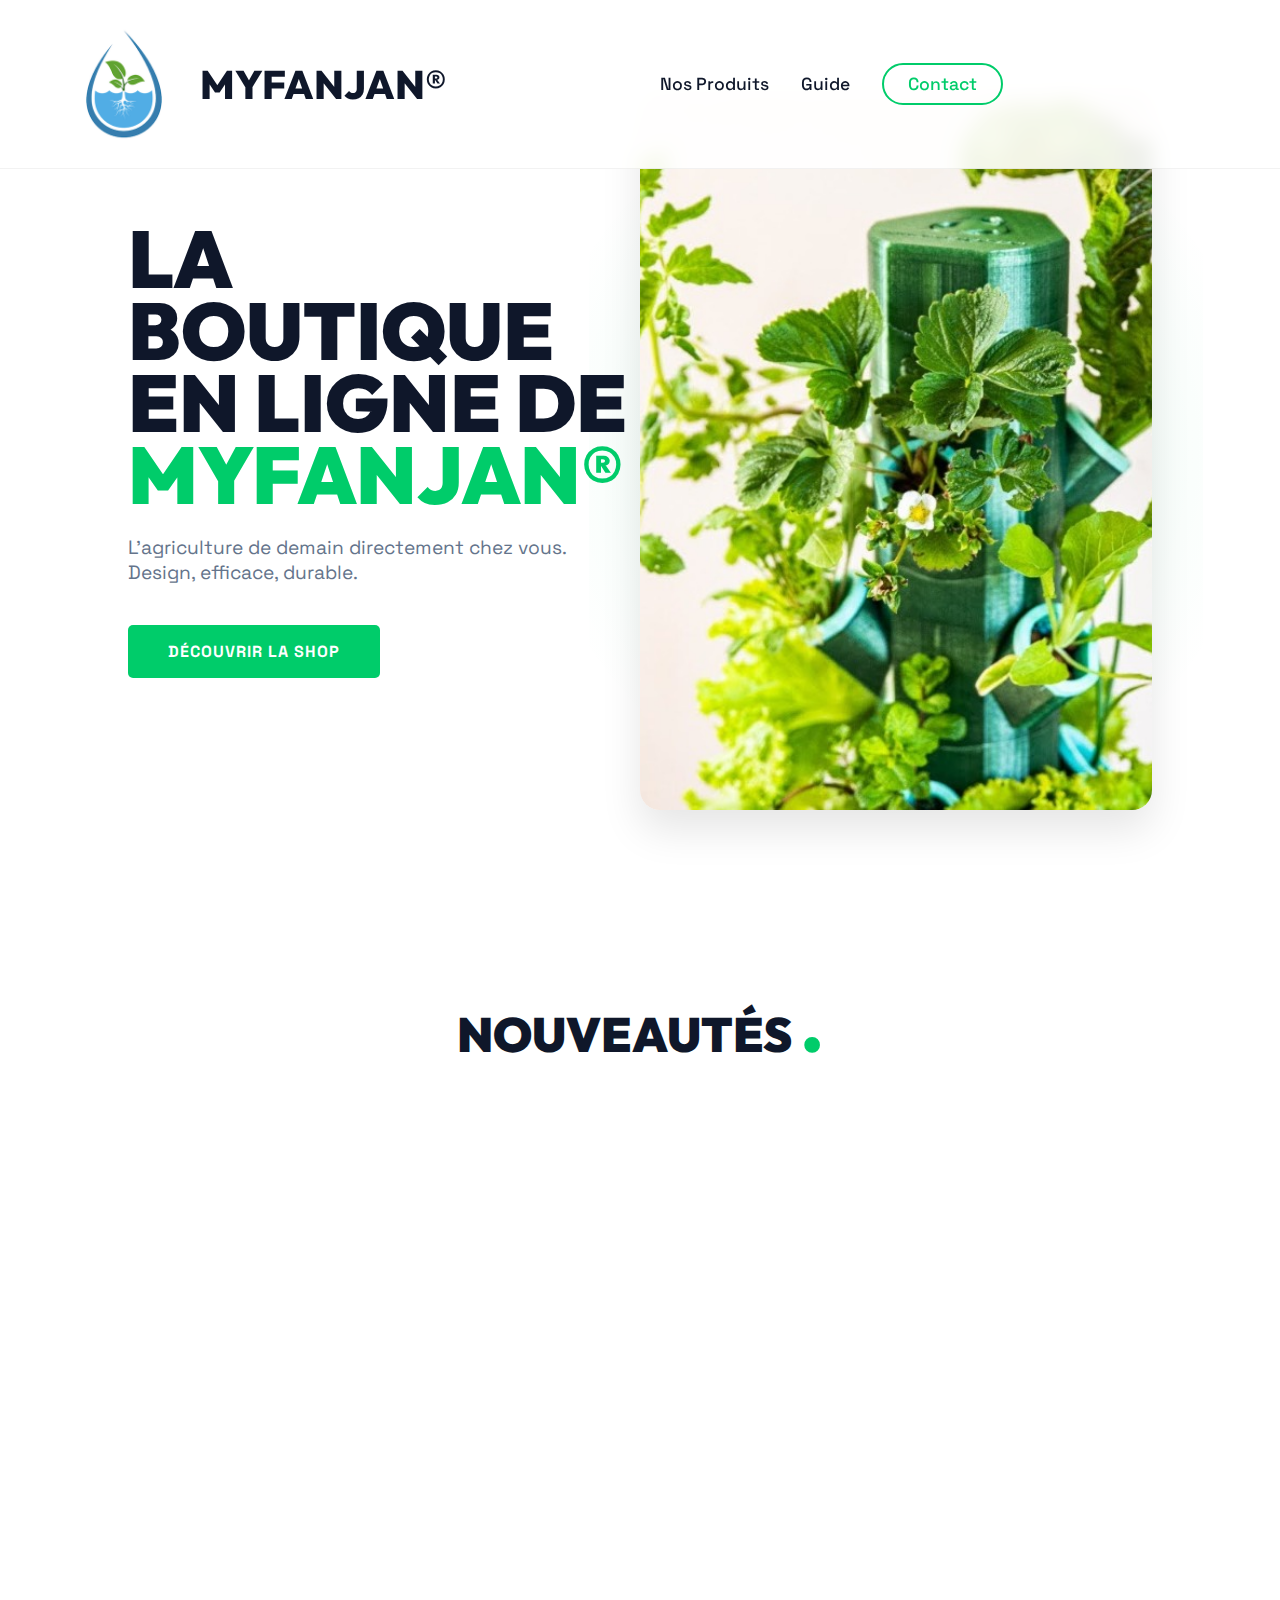
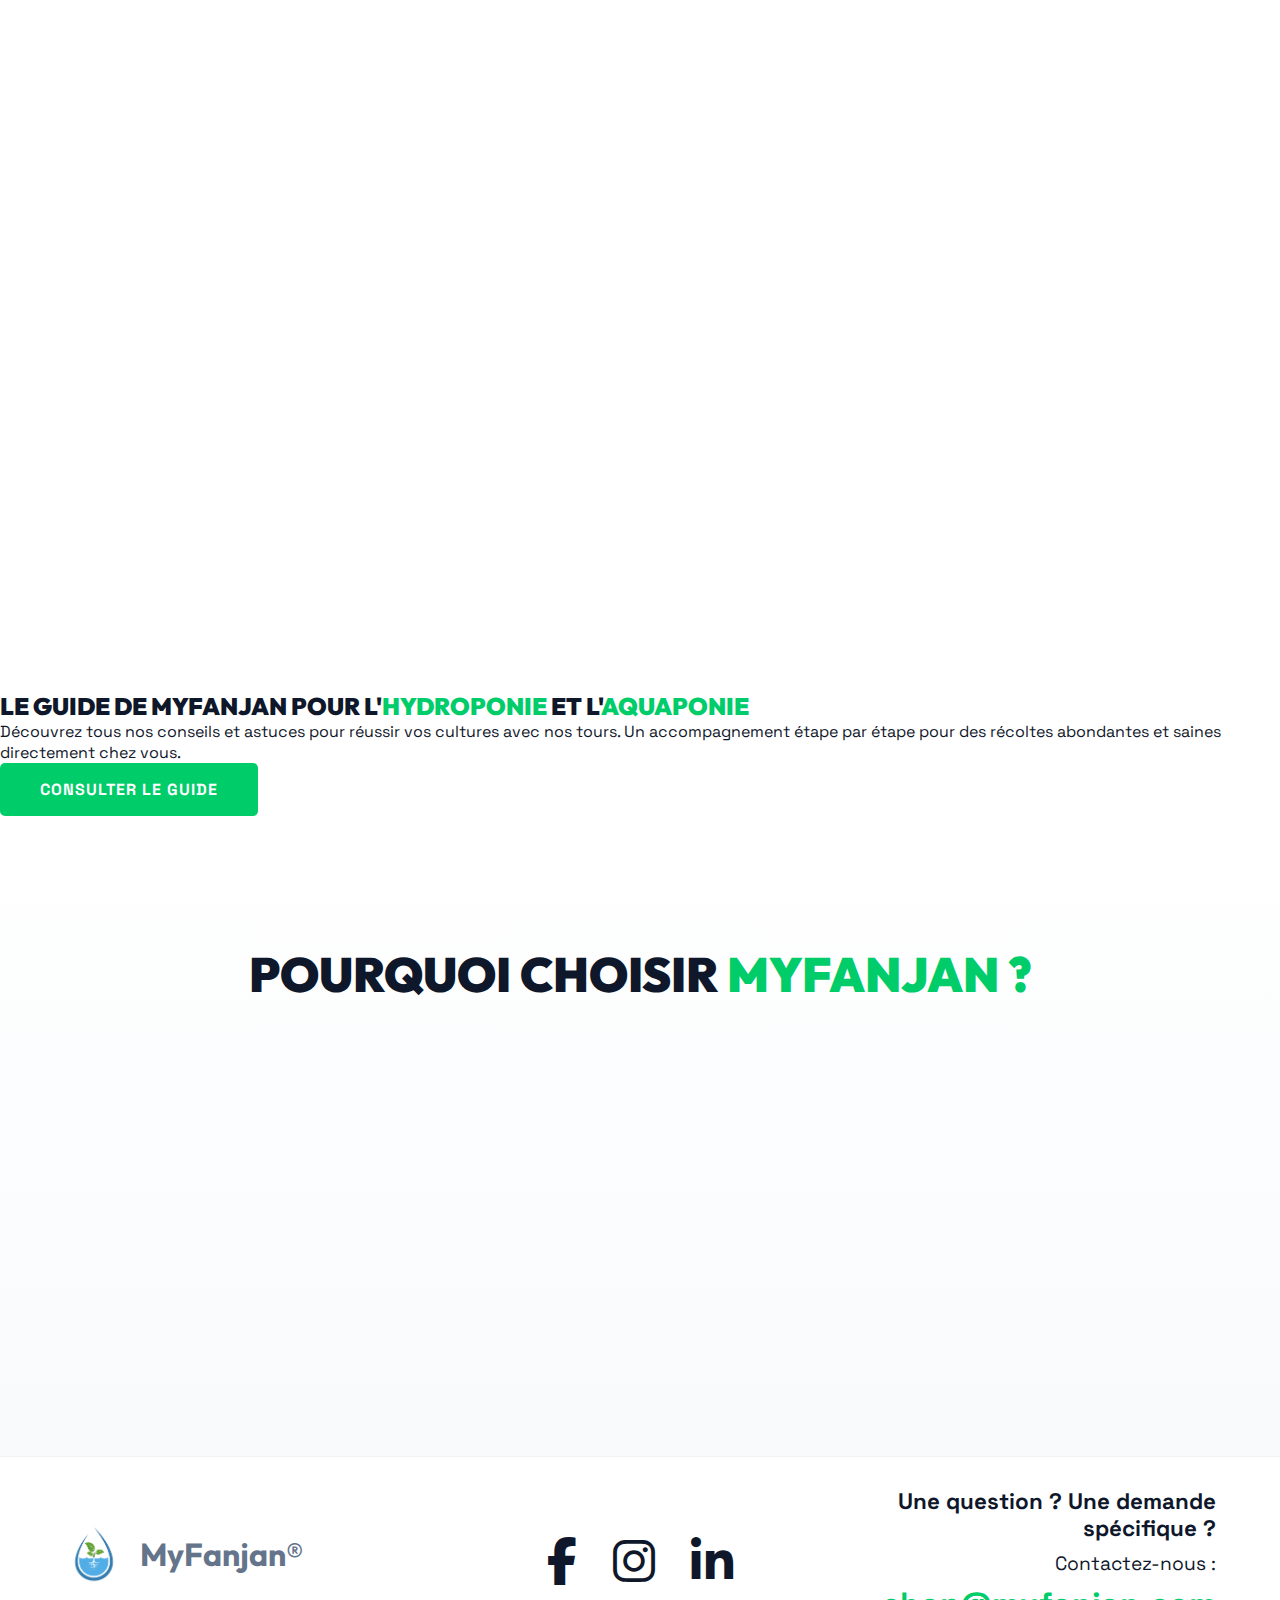
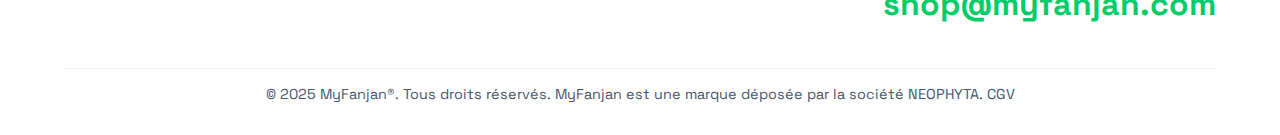
<file: index.html>
<!DOCTYPE html>
<html lang="fr">

<head>
    <meta charset="UTF-8">
    <meta name="viewport" content="width=device-width, initial-scale=1.0">
    <title>Shop MyFanjan - Cultivez votre futur</title>
    <meta name="description" content="Découvrez nos tours hydroponiques et solutions de potager vertical à La Réunion.">

    <!-- Google Fonts -->
    <link rel="preconnect" href="https://fonts.googleapis.com">
    <link rel="preconnect" href="https://fonts.gstatic.com" crossorigin>
    <link
        href="https://fonts.googleapis.com/css2?family=Outfit:wght@300;400;700;900&family=Space+Grotesk:wght@300;500;700&display=swap"
        rel="stylesheet">

    <!-- Styles -->
    <link rel="stylesheet" href="style.css">

    <!-- Font Awesome for Icons -->
    <link rel="stylesheet" href="https://cdnjs.cloudflare.com/ajax/libs/font-awesome/6.4.0/css/all.min.css">
</head>

<body>

    <!-- Navigation -->
    <nav class="navbar">
        <a href="index.html" class="logo">
            <img src="assets/logo.png" alt="MyFanjan Logo">
            <span class="nav-brand-name">MYFANJAN&reg;</span>
        </a>
        <ul class="nav-links">
            <li><a href="#products">Nos Produits</a></li>
            <li><a href="https://www.guide.myfanjan.com" target="_blank">Guide</a></li>
            <li><a href="#contact" class="btn-primary">Contact</a></li>
        </ul>
        <div class="hamburger">
            <span class="bar"></span>
            <span class="bar"></span>
            <span class="bar"></span>
        </div>
    </nav>

    <!-- Hero Section -->
    <header class="hero">
        <div class="hero-content">
            <h1>La boutique en ligne de <br><span class="highlight">MyFanjan&reg;</span></h1>
            <p>L'agriculture de demain directement chez vous. Design, efficace, durable.</p>
            <a href="#products" class="btn-cta">DÉCOUVRIR LA SHOP</a>
        </div>
        <div class="hero-image">
            <!-- Using a local asset as placeholder for Hero if available, or a gradient/abstract if not -->
            <img src="assets/hero-home.jpg" alt="Tour MyFanjan">
        </div>
    </header>

    <!-- Product Grid -->
    <section id="products" class="products-section">
        <h2>NOUVEAUTÉS <span class="dot">.</span></h2>

        <div class="product-grid">

            <!-- Product 1: MyFanjan Mini -->
            <div class="product-card">
                <div class="product-image">
                    <a href="products/mini.html">
                        <img src="assets/thumb_mini.jpg" alt="MyFanjan Mini">
                    </a>
                </div>
                <div class="product-info">
                    <a href="products/mini.html" style="text-decoration: none; color: inherit;">
                        <h3>MyFanjan Mini</h3>
                    </a>
                    <p class="description">Idéal pour débuter. Compact, 6 pots, parfait pour les petits espaces.</p>
                    <div class="price-row">
                        <span class="price">89 €</span>
                        <div class="actions">
                            <a href="products/mini.html" class="btn-details">Détails</a>
                            <a href="https://www.paypal.com/ncp/payment/WVV4FM2QNB5Z6" target="_blank" class="btn-buy">
                                <i class="fa-brands fa-paypal"></i>
                            </a>
                        </div>
                    </div>
                </div>
            </div>

            <!-- Product 2: La Tour Hydroponique -->
            <div class="product-card featured">
                <div class="badge">BEST SELLER</div>
                <div class="product-image">
                    <a href="products/hydro.html">
                        <img src="assets/thumb_hydro.jpg" alt="Tour Hydroponique">
                    </a>
                </div>
                <div class="product-info">
                    <a href="products/hydro.html" style="text-decoration: none; color: inherit;">
                        <h3>La Tour Hydroponique</h3>
                    </a>
                    <p class="description">Jardin vertical en PETG.</p>
                    <div class="price-row">
                        <span class="price">400 €</span>
                        <div class="actions">
                            <a href="products/hydro.html" class="btn-details">Détails</a>
                            <a href="https://www.paypal.com/ncp/payment/EKNTE52WF8SKE" target="_blank" class="btn-buy">
                                <i class="fa-brands fa-paypal"></i>
                            </a>
                        </div>
                    </div>
                </div>
            </div>

            <!-- Product 3: La Tour Aquaponique -->
            <div class="product-card">
                <div class="product-image">
                    <a href="products/aquaponie.html">
                        <img src="assets/thumb_aquaponie.jpg" alt="Tour Aquaponique">
                    </a>
                </div>
                <div class="product-info">
                    <a href="products/aquaponie.html" style="text-decoration: none; color: inherit;">
                        <h3>La Tour Aquaponique</h3>
                    </a>
                    <p class="description">Pour les propriétaires de bassin. Sans pompe incluse.</p>
                    <div class="price-row">
                        <span class="price">300 €</span>
                        <div class="actions">
                            <a href="products/aquaponie.html" class="btn-details">Détails</a>
                            <a href="https://www.paypal.com/ncp/payment/S63RCABHXE7YL" target="_blank" class="btn-buy">
                                <i class="fa-brands fa-paypal"></i>
                            </a>
                        </div>
                    </div>
                </div>
            </div>

            <!-- Product 4: Clip & Plant -->
            <div class="product-card">
                <div class="product-image">
                    <a href="products/clip-plant.html">
                        <img src="assets/thumb_clip.jpg" alt="Mur Végétal">
                    </a>
                </div>
                <div class="product-info">
                    <a href="products/clip-plant.html" style="text-decoration: none; color: inherit;">
                        <h3>Clip & Plant</h3>
                    </a>
                    <p class="description">Pack de 8 modules pour créer votre propre mur végétal modulaire.</p>
                    <div class="price-row">
                        <span class="price">90 €</span>
                        <div class="actions">
                            <a href="products/clip-plant.html" class="btn-details">Détails</a>
                            <a href="https://www.paypal.com/ncp/payment/P3RXNV8QWT5XA" target="_blank" class="btn-buy">
                                <i class="fa-brands fa-paypal"></i>
                            </a>
                        </div>
                    </div>
                </div>
            </div>

            <!-- Product 5: Kit Fanjandama -->
            <div class="product-card">
                <div class="product-image">
                    <a href="products/kokedama.html">
                        <img src="assets/thumb_kokedama.jpg" alt="Kokedama">
                    </a>
                </div>
                <div class="product-info">
                    <a href="products/kokedama.html" style="text-decoration: none; color: inherit;">
                        <h3>Kit Fanjandama</h3>
                    </a>
                    <p class="description">Support design et sphère pour vos créations Kokedama.</p>
                    <div class="price-row">
                        <span class="price">20 €</span>
                        <div class="actions">
                            <a href="products/kokedama.html" class="btn-details">Détails</a>
                            <a href="https://www.paypal.com/ncp/payment/ENCSYA5L4U4GN" target="_blank" class="btn-buy">
                                <i class="fa-brands fa-paypal"></i>
                            </a>
                        </div>
                    </div>
                </div>
            </div>

            <!-- Product 6: La Tour Aéroponique -->
            <div class="product-card disabled">
                <div class="product-image">
                    <a href="products/aeroponie.html">
                        <img src="assets/thumb_aeroponie.jpg" alt="Tour Aéroponique" style="filter: grayscale(100%);">
                    </a>
                </div>
                <div class="product-info">
                    <a href="products/aeroponie.html" style="text-decoration: none; color: inherit;">
                        <h3>La Tour Aéroponique</h3>
                    </a>
                    <p class="description">Système de brumisation avancé, 18 pots.</p>
                    <div class="price-row">
                        <span class="price">650 €</span>
                        <a href="products/aeroponie.html" class="btn-soldout"
                            style="text-decoration:none; display:inline-block; font-size: 0.8rem;">Détails (Indispo)</a>
                    </div>
                </div>
            </div>

        </div>
    </section>

    <!-- Guide Section -->
    <section id="guide" class="guide-section">
        <div class="guide-content">
            <h2>Le Guide de MyFanjan pour l'<span class="highlight">Hydroponie</span> et l'<span class="highlight">Aquaponie</span></h2>
            <p>Découvrez tous nos conseils et astuces pour réussir vos cultures avec nos tours. Un accompagnement étape par étape pour des récoltes abondantes et saines directement chez vous.</p>
            <a href="https://www.guide.myfanjan.com" target="_blank" class="btn-cta guide-btn">Consulter le Guide</a>
        </div>
    </section>

    <!-- Vision / Trust Section -->
    <section id="vision" class="vision-section">
        <div class="vision-content">
            <h2>Pourquoi choisir <span class="highlight">MyFanjan ?</span></h2>
            <div class="features">
                <div class="feature-item">
                    <i class="fa-solid fa-leaf"></i>
                    <h4>Durable</h4>
                    <p>Matériaux recyclables et économie d'eau jusqu'à 90%.</p>
                </div>
                <div class="feature-item">
                    <i class="fa-solid fa-seedling"></i>
                    <h4>Productif</h4>
                    <p>Cultivez une grande quantité de légumes et d'aromates au m².</p>
                </div>
                <div class="feature-item">
                    <i class="fa-solid fa-utensils"></i>
                    <h4>Sain</h4>
                    <p>Cultivez vos propres aliments sans pesticides dans une tour en matériaux certifiés contact
                        alimentaire et sans PVC.</p>
                </div>
            </div>
        </div>
    </section>

    <!-- Footer -->
    <footer id="contact">
        <div class="footer-container">
            <!-- Left: Logo & Brand -->
            <div class="footer-col">
                <div class="footer-logo-container">
                    <a href="index.html">
                        <img src="assets/logo.png" alt="MyFanjan Logo" class="footer-logo">
                    </a>
                    <a href="https://www.myfanjan.com" target="_blank" class="brand-name">MyFanjan&reg;</a>
                </div>
            </div>

            <!-- Center: Social Icons -->
            <div class="footer-col social-icons">
                <a href="https://www.facebook.com/myfanjan" target="_blank"><i class="fa-brands fa-facebook-f"></i></a>
                <a href="https://www.instagram.com/myfanjan" target="_blank"><i class="fa-brands fa-instagram"></i></a>
                <a href="https://www.linkedin.com/company/myfanjan" target="_blank"><i
                        class="fa-brands fa-linkedin-in"></i></a>
            </div>

            <!-- Right: Contact -->
            <div class="footer-col footer-cta">
                <p class="question">Une question ? Une demande spécifique ?</p>
                <p class="contact-label">Contactez-nous :</p>
                <a href="mailto:shop@myfanjan.com" class="email-link">shop@myfanjan.com</a>
            </div>
        </div>
        <div class="footer-bottom">
            <p>&copy; 2025 MyFanjan&reg;. Tous droits réservés. MyFanjan est une marque déposée par la société NEOPHYTA.
                <a href="cgv.html">CGV</a>
            </p>
        </div>
    </footer>

    <script src="script.js"></script>
</body>

</html>
</file>
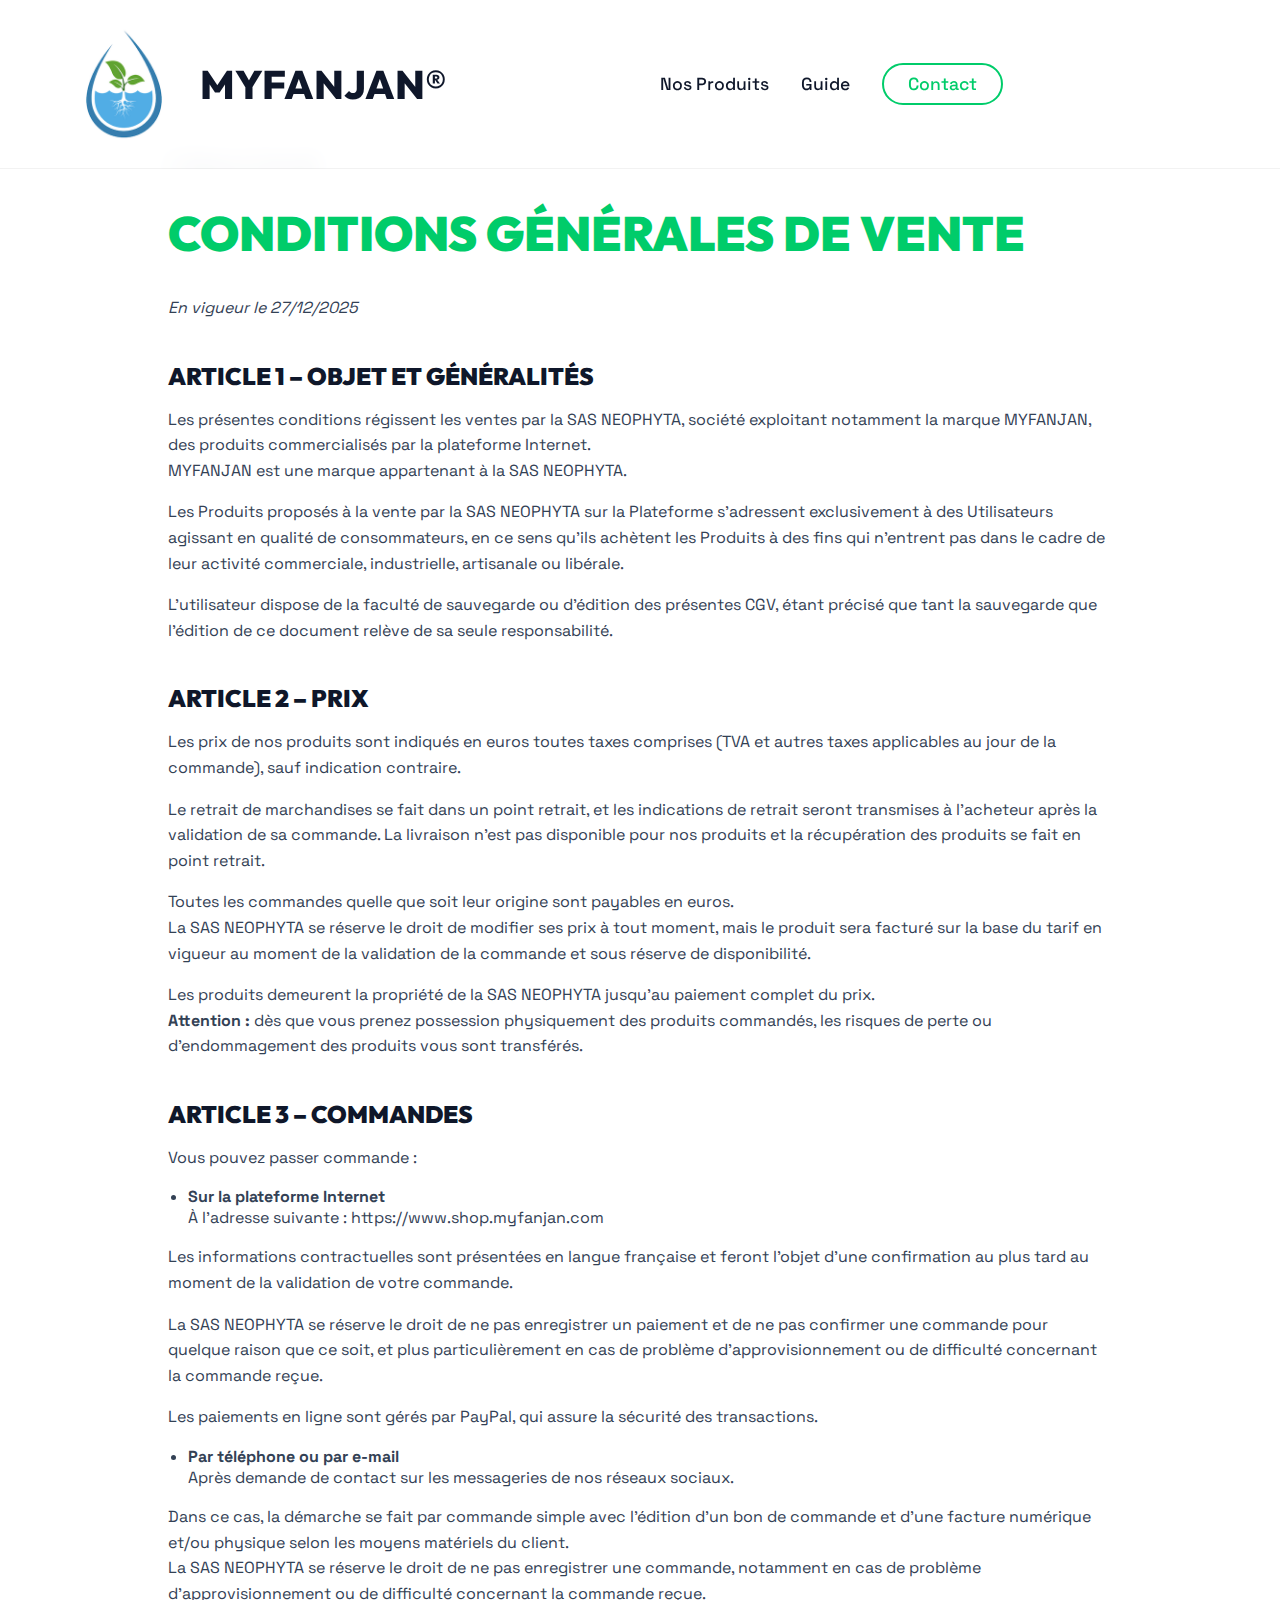
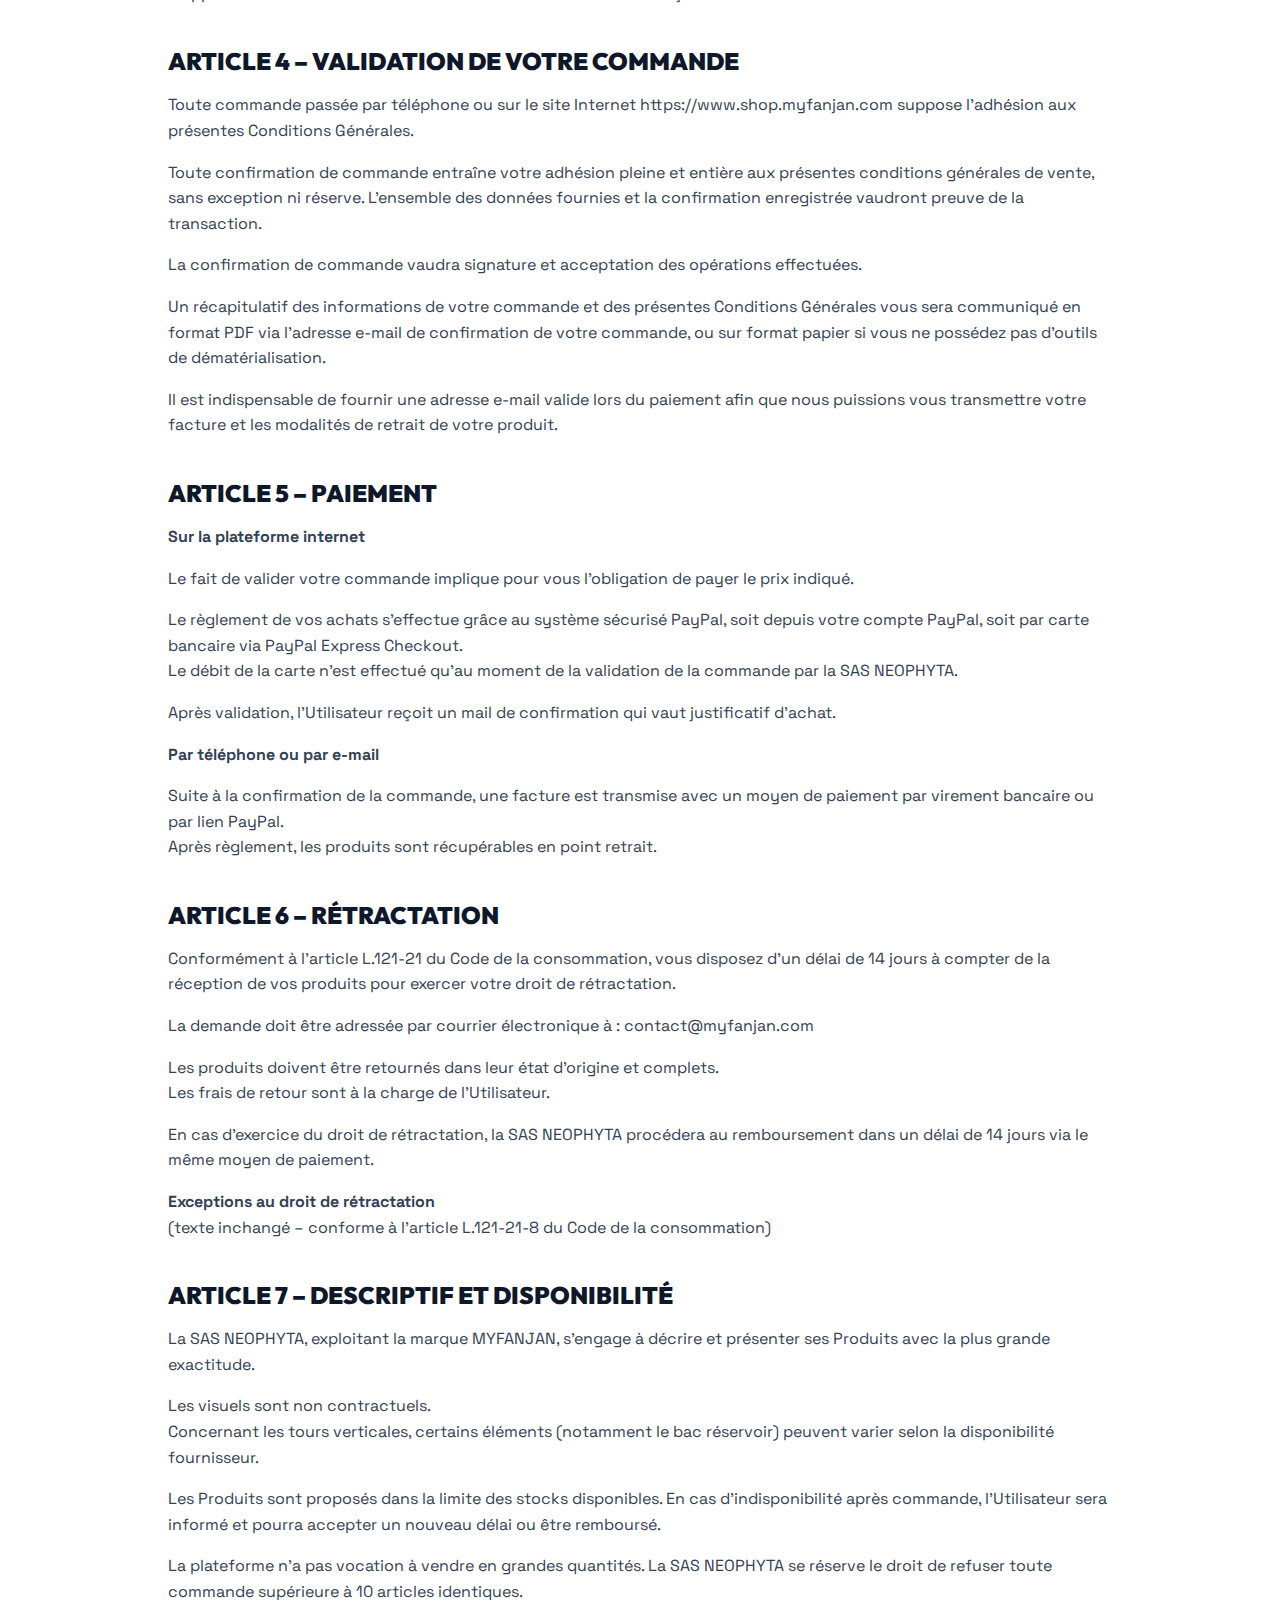
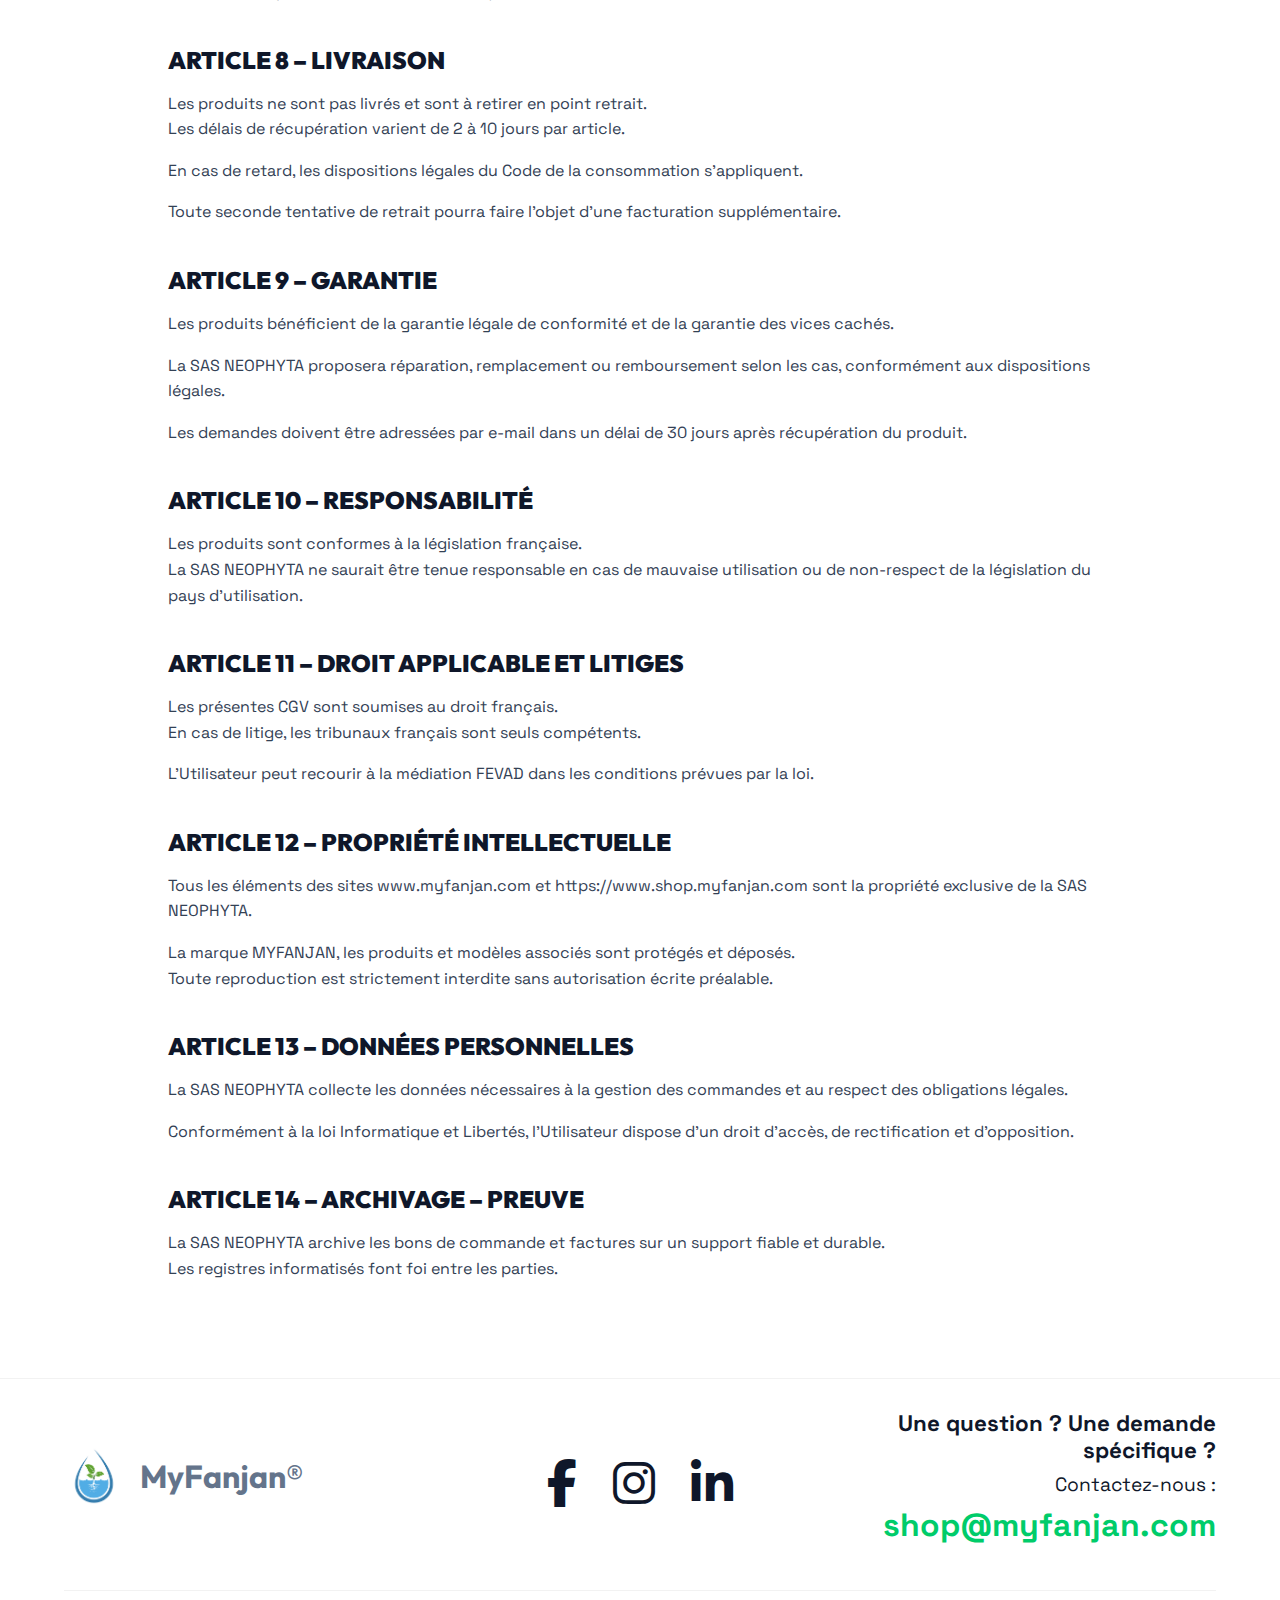
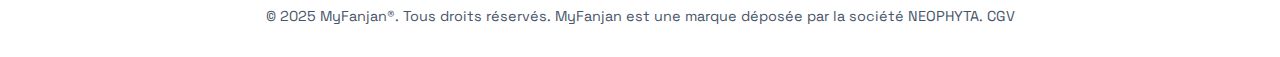
<file: cgv.html>
<!DOCTYPE html>
<html lang="fr">

<head>
    <meta charset="UTF-8">
    <meta name="viewport" content="width=device-width, initial-scale=1.0">
    <title>CGV - Shop MyFanjan</title>
    <meta name="description" content="Conditions Générales de Vente de MyFanjan.">

    <!-- Google Fonts -->
    <link rel="preconnect" href="https://fonts.googleapis.com">
    <link rel="preconnect" href="https://fonts.gstatic.com" crossorigin>
    <link
        href="https://fonts.googleapis.com/css2?family=Outfit:wght@300;400;700;900&family=Space+Grotesk:wght@300;500;700&display=swap"
        rel="stylesheet">

    <!-- Styles -->
    <link rel="stylesheet" href="style.css">

    <!-- Font Awesome for Icons -->
    <link rel="stylesheet" href="https://cdnjs.cloudflare.com/ajax/libs/font-awesome/6.4.0/css/all.min.css">

    <style>
        .cgv-content {
            padding: 150px 10% 80px;
            max-width: 1200px;
            margin: 0 auto;
        }

        .cgv-content h1 {
            font-size: 3rem;
            margin-bottom: 2rem;
            color: var(--primary-color);
        }

        .cgv-content h2 {
            font-size: 1.5rem;
            margin-top: 2.5rem;
            margin-bottom: 1rem;
            color: var(--text-color);
        }

        .cgv-content p {
            margin-bottom: 1rem;
            line-height: 1.6;
            color: #334155;
        }

        .cgv-content ul {
            margin-bottom: 1rem;
            padding-left: 20px;
            list-style: disc;
            color: #334155;
        }

        .back-home {
            display: inline-block;
            margin-bottom: 2rem;
            color: var(--text-muted);
            font-weight: 600;
        }

        .back-home:hover {
            color: var(--primary-color);
        }
    </style>
</head>

<body>

    <!-- Navigation -->
    <nav class="navbar">
        <a href="index.html" class="logo">
            <img src="assets/logo.png" alt="MyFanjan Logo">
            <span class="nav-brand-name">MYFANJAN&reg;</span>
        </a>
        <ul class="nav-links">
            <li><a href="index.html#products">Nos Produits</a></li>
            <li><a href="https://www.guide.myfanjan.com" target="_blank">Guide</a></li>
            <li><a href="index.html#contact" class="btn-primary">Contact</a></li>
        </ul>
        <div class="hamburger">
            <span class="bar"></span>
            <span class="bar"></span>
            <span class="bar"></span>
        </div>
    </nav>

    <!-- Content -->
    <section class="cgv-content">
        <a href="index.html" class="back-home"><i class="fa-solid fa-arrow-left"></i> Retour à l'accueil</a>

        <h1>Conditions Générales de Vente</h1>

        <p><em>En vigueur le 27/12/2025</em></p>

        <h2>Article 1 – Objet et généralités</h2>
        <p>Les présentes conditions régissent les ventes par la SAS NEOPHYTA, société exploitant notamment la marque
            MYFANJAN, des produits commercialisés par la plateforme Internet.<br>
            MYFANJAN est une marque appartenant à la SAS NEOPHYTA.</p>
        <p>Les Produits proposés à la vente par la SAS NEOPHYTA sur la Plateforme s’adressent exclusivement à des
            Utilisateurs agissant en qualité de consommateurs, en ce sens qu’ils achètent les Produits à des fins qui
            n’entrent pas dans le cadre de leur activité commerciale, industrielle, artisanale ou libérale.</p>
        <p>L’utilisateur dispose de la faculté de sauvegarde ou d’édition des présentes CGV, étant précisé que tant la
            sauvegarde que l’édition de ce document relève de sa seule responsabilité.</p>

        <h2>Article 2 – Prix</h2>
        <p>Les prix de nos produits sont indiqués en euros toutes taxes comprises (TVA et autres taxes applicables au
            jour de la commande), sauf indication contraire.</p>
        <p>Le retrait de marchandises se fait dans un point retrait, et les indications de retrait seront transmises à
            l’acheteur après la validation de sa commande. La livraison n’est pas disponible pour nos produits et la
            récupération des produits se fait en point retrait.</p>
        <p>Toutes les commandes quelle que soit leur origine sont payables en euros.<br>
            La SAS NEOPHYTA se réserve le droit de modifier ses prix à tout moment, mais le produit sera facturé sur la
            base du tarif en vigueur au moment de la validation de la commande et sous réserve de disponibilité.</p>
        <p>Les produits demeurent la propriété de la SAS NEOPHYTA jusqu’au paiement complet du prix.<br>
            <strong>Attention :</strong> dès que vous prenez possession physiquement des produits commandés, les risques
            de perte ou d’endommagement des produits vous sont transférés.
        </p>

        <h2>Article 3 – Commandes</h2>
        <p>Vous pouvez passer commande :</p>
        <ul>
            <li><strong>Sur la plateforme Internet</strong><br>
                À l’adresse suivante : <a href="https://www.shop.myfanjan.com">https://www.shop.myfanjan.com</a></li>
        </ul>
        <p>Les informations contractuelles sont présentées en langue française et feront l’objet d’une confirmation au
            plus tard au moment de la validation de votre commande.</p>
        <p>La SAS NEOPHYTA se réserve le droit de ne pas enregistrer un paiement et de ne pas confirmer une commande
            pour quelque raison que ce soit, et plus particulièrement en cas de problème d’approvisionnement ou de
            difficulté concernant la commande reçue.</p>
        <p>Les paiements en ligne sont gérés par PayPal, qui assure la sécurité des transactions.</p>
        <ul>
            <li><strong>Par téléphone ou par e-mail</strong><br>
                Après demande de contact sur les messageries de nos réseaux sociaux.</li>
        </ul>
        <p>Dans ce cas, la démarche se fait par commande simple avec l’édition d’un bon de commande et d’une facture
            numérique et/ou physique selon les moyens matériels du client.<br>
            La SAS NEOPHYTA se réserve le droit de ne pas enregistrer une commande, notamment en cas de problème
            d’approvisionnement ou de difficulté concernant la commande reçue.</p>

        <h2>Article 4 – Validation de votre commande</h2>
        <p>Toute commande passée par téléphone ou sur le site Internet <a
                href="https://www.shop.myfanjan.com">https://www.shop.myfanjan.com</a> suppose l’adhésion aux présentes
            Conditions Générales.</p>
        <p>Toute confirmation de commande entraîne votre adhésion pleine et entière aux présentes conditions générales
            de vente, sans exception ni réserve. L’ensemble des données fournies et la confirmation enregistrée vaudront
            preuve de la transaction.</p>
        <p>La confirmation de commande vaudra signature et acceptation des opérations effectuées.</p>
        <p>Un récapitulatif des informations de votre commande et des présentes Conditions Générales vous sera
            communiqué en format PDF via l’adresse e-mail de confirmation de votre commande, ou sur format papier si
            vous ne possédez pas d’outils de dématérialisation.</p>
        <p>Il est indispensable de fournir une adresse e-mail valide lors du paiement afin que nous puissions vous
            transmettre votre facture et les modalités de retrait de votre produit.</p>

        <h2>Article 5 – Paiement</h2>
        <p><strong>Sur la plateforme internet</strong></p>
        <p>Le fait de valider votre commande implique pour vous l’obligation de payer le prix indiqué.</p>
        <p>Le règlement de vos achats s’effectue grâce au système sécurisé PayPal, soit depuis votre compte PayPal, soit
            par carte bancaire via PayPal Express Checkout.<br>
            Le débit de la carte n’est effectué qu’au moment de la validation de la commande par la SAS NEOPHYTA.</p>
        <p>Après validation, l’Utilisateur reçoit un mail de confirmation qui vaut justificatif d’achat.</p>
        <p><strong>Par téléphone ou par e-mail</strong></p>
        <p>Suite à la confirmation de la commande, une facture est transmise avec un moyen de paiement par virement
            bancaire ou par lien PayPal.<br>
            Après règlement, les produits sont récupérables en point retrait.</p>

        <h2>Article 6 – Rétractation</h2>
        <p>Conformément à l’article L.121-21 du Code de la consommation, vous disposez d’un délai de 14 jours à compter
            de la réception de vos produits pour exercer votre droit de rétractation.</p>
        <p>La demande doit être adressée par courrier électronique à : <a
                href="mailto:contact@myfanjan.com">contact@myfanjan.com</a></p>
        <p>Les produits doivent être retournés dans leur état d’origine et complets.<br>
            Les frais de retour sont à la charge de l’Utilisateur.</p>
        <p>En cas d’exercice du droit de rétractation, la SAS NEOPHYTA procédera au remboursement dans un délai de 14
            jours via le même moyen de paiement.</p>
        <p><strong>Exceptions au droit de rétractation</strong><br>
            (texte inchangé – conforme à l’article L.121-21-8 du Code de la consommation)</p>

        <h2>Article 7 – Descriptif et disponibilité</h2>
        <p>La SAS NEOPHYTA, exploitant la marque MYFANJAN, s’engage à décrire et présenter ses Produits avec la plus
            grande exactitude.</p>
        <p>Les visuels sont non contractuels.<br>
            Concernant les tours verticales, certains éléments (notamment le bac réservoir) peuvent varier selon la
            disponibilité fournisseur.</p>
        <p>Les Produits sont proposés dans la limite des stocks disponibles. En cas d’indisponibilité après commande,
            l’Utilisateur sera informé et pourra accepter un nouveau délai ou être remboursé.</p>
        <p>La plateforme n’a pas vocation à vendre en grandes quantités. La SAS NEOPHYTA se réserve le droit de refuser
            toute commande supérieure à 10 articles identiques.</p>

        <h2>Article 8 – Livraison</h2>
        <p>Les produits ne sont pas livrés et sont à retirer en point retrait.<br>
            Les délais de récupération varient de 2 à 10 jours par article.</p>
        <p>En cas de retard, les dispositions légales du Code de la consommation s’appliquent.</p>
        <p>Toute seconde tentative de retrait pourra faire l’objet d’une facturation supplémentaire.</p>

        <h2>Article 9 – Garantie</h2>
        <p>Les produits bénéficient de la garantie légale de conformité et de la garantie des vices cachés.</p>
        <p>La SAS NEOPHYTA proposera réparation, remplacement ou remboursement selon les cas, conformément aux
            dispositions légales.</p>
        <p>Les demandes doivent être adressées par e-mail dans un délai de 30 jours après récupération du produit.</p>

        <h2>Article 10 – Responsabilité</h2>
        <p>Les produits sont conformes à la législation française.<br>
            La SAS NEOPHYTA ne saurait être tenue responsable en cas de mauvaise utilisation ou de non-respect de la
            législation du pays d’utilisation.</p>

        <h2>Article 11 – Droit applicable et litiges</h2>
        <p>Les présentes CGV sont soumises au droit français.<br>
            En cas de litige, les tribunaux français sont seuls compétents.</p>
        <p>L’Utilisateur peut recourir à la médiation FEVAD dans les conditions prévues par la loi.</p>

        <h2>Article 12 – Propriété intellectuelle</h2>
        <p>Tous les éléments des sites <a href="https://www.myfanjan.com">www.myfanjan.com</a> et <a
                href="https://www.shop.myfanjan.com">https://www.shop.myfanjan.com</a> sont la propriété exclusive de la
            SAS NEOPHYTA.</p>
        <p>La marque MYFANJAN, les produits et modèles associés sont protégés et déposés.<br>
            Toute reproduction est strictement interdite sans autorisation écrite préalable.</p>

        <h2>Article 13 – Données personnelles</h2>
        <p>La SAS NEOPHYTA collecte les données nécessaires à la gestion des commandes et au respect des obligations
            légales.</p>
        <p>Conformément à la loi Informatique et Libertés, l’Utilisateur dispose d’un droit d’accès, de rectification et
            d’opposition.</p>

        <h2>Article 14 – Archivage – Preuve</h2>
        <p>La SAS NEOPHYTA archive les bons de commande et factures sur un support fiable et durable.<br>
            Les registres informatisés font foi entre les parties.</p>
    </section>

    <!-- Footer -->
    <footer id="contact">
        <div class="footer-container">
            <!-- Left: Logo & Brand -->
            <div class="footer-col">
                <div class="footer-logo-container">
                    <a href="index.html">
                        <img src="assets/logo.png" alt="MyFanjan Logo" class="footer-logo">
                    </a>
                    <a href="https://www.myfanjan.com" target="_blank" class="brand-name">MyFanjan&reg;</a>
                </div>
            </div>

            <!-- Center: Social Icons -->
            <div class="footer-col social-icons">
                <a href="https://www.facebook.com/myfanjan" target="_blank"><i class="fa-brands fa-facebook-f"></i></a>
                <a href="https://www.instagram.com/myfanjan" target="_blank"><i class="fa-brands fa-instagram"></i></a>
                <a href="https://www.linkedin.com/company/myfanjan" target="_blank"><i
                        class="fa-brands fa-linkedin-in"></i></a>
            </div>

            <!-- Right: Contact -->
            <div class="footer-col footer-cta">
                <p class="question">Une question ? Une demande spécifique ?</p>
                <p class="contact-label">Contactez-nous :</p>
                <a href="mailto:shop@myfanjan.com" class="email-link">shop@myfanjan.com</a>
            </div>
        </div>
        <div class="footer-bottom">
            <p>&copy; 2025 MyFanjan&reg;. Tous droits réservés. MyFanjan est une marque déposée par la société NEOPHYTA.
                <a href="cgv.html">CGV</a>
            </p>
        </div>
    </footer>

    <script src="script.js"></script>
</body>

</html>
</file>
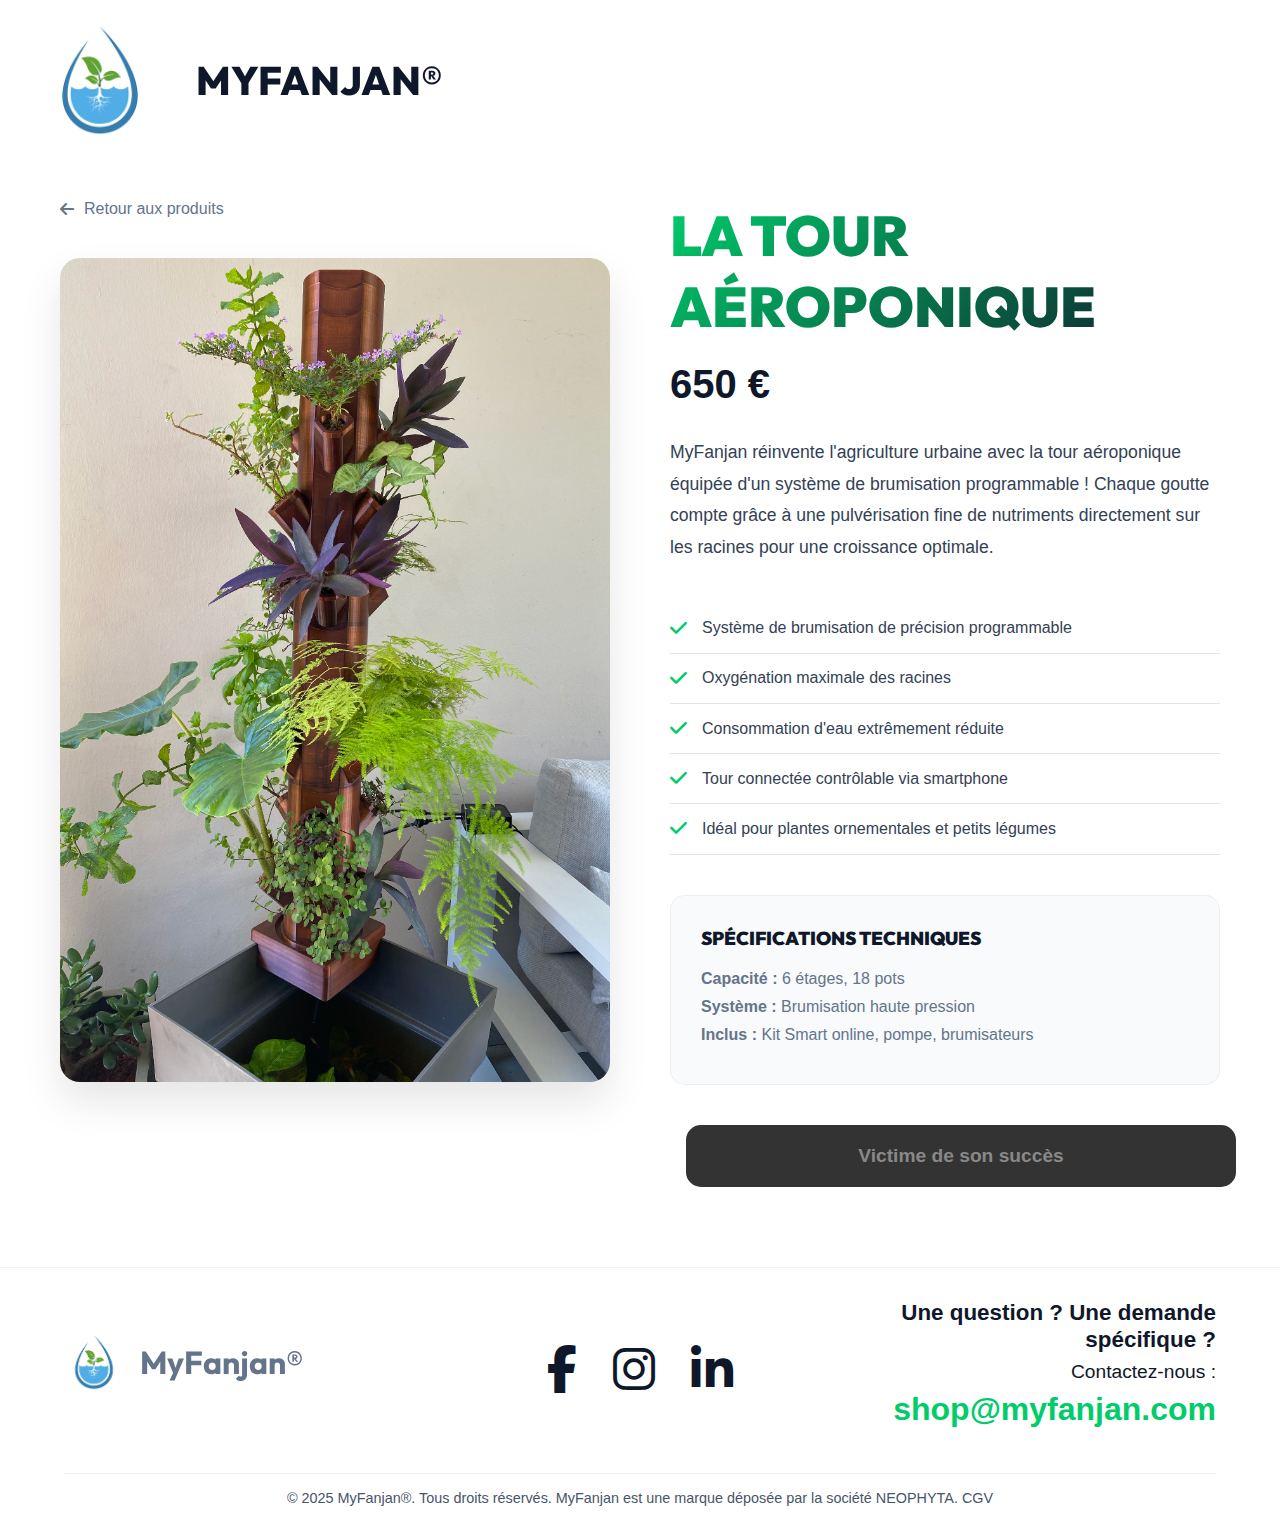
<file: products/aeroponie.html>
<!DOCTYPE html>
<html lang="fr">

<head>
    <meta charset="UTF-8">
    <meta name="viewport" content="width=device-width, initial-scale=1.0">
    <title>La Tour Aéroponique - Shop MyFanjan</title>
    <link rel="stylesheet" href="../style.css">
    <link rel="stylesheet" href="https://cdnjs.cloudflare.com/ajax/libs/font-awesome/6.4.0/css/all.min.css">
    <link rel="preconnect" href="https://fonts.googleapis.com">
    <link rel="preconnect" href="https://fonts.gstatic.com" crossorigin>
    <link href="https://fonts.googleapis.com/css2?family=Outfit:wght@300;400;600;800&display=swap" rel="stylesheet">
    <style>
        /* Product Page Specific Styles */
        .product-page {
            padding-top: 200px;
            padding-bottom: 80px;
            min-height: 100vh;
        }

        .product-container {
            max-width: 1200px;
            margin: 0 auto;
            padding: 0 20px;
            display: grid;
            grid-template-columns: 1fr 1fr;
            gap: 60px;
            align-items: start;
        }

        .product-gallery img {
            width: 100%;
            border-radius: 20px;
            box-shadow: 0 20px 40px rgba(0, 0, 0, 0.1);
            position: sticky;
            top: 120px;
        }

        .product-details h1 {
            font-size: 3.5rem;
            margin-bottom: 20px;
            background: linear-gradient(135deg, #00CC6A, #0F172A);
            background-clip: text;
            -webkit-background-clip: text;
            -webkit-text-fill-color: transparent;
        }

        .product-price {
            font-size: 2.5rem;
            font-weight: 800;
            color: #0F172A;
            margin-bottom: 30px;
            display: block;
        }

        .product-description {
            font-size: 1.1rem;
            line-height: 1.8;
            color: #334155;
            margin-bottom: 40px;
        }

        .features-list {
            list-style: none;
            padding: 0;
            margin-bottom: 40px;
        }

        .features-list li {
            padding: 15px 0;
            border-bottom: 1px solid rgba(0, 0, 0, 0.1);
            display: flex;
            align-items: center;
            color: #334155;
        }

        .features-list li i {
            color: #00CC6A;
            margin-right: 15px;
            font-size: 1.2rem;
        }

        .specs-box {
            background: #F8FAFC;
            padding: 30px;
            border-radius: 15px;
            margin-bottom: 40px;
            border: 1px solid rgba(0, 0, 0, 0.05);
        }

        .specs-box h3 {
            margin-bottom: 20px;
            color: #0F172A;
        }

        .specs-box p {
            margin-bottom: 10px;
            color: #64748B;
        }

        .back-link {
            display: inline-flex;
            align-items: center;
            color: #64748B;
            text-decoration: none;
            margin-bottom: 40px;
            transition: color 0.3s;
        }

        .back-link:hover {
            color: #00CC6A;
        }

        .back-link i {
            margin-right: 10px;
        }

        @media (max-width: 900px) {
            .product-container {
                grid-template-columns: 1fr;
            }

            .product-gallery img {
                position: static;
                margin-bottom: 40px;
            }

            .product-details h1 {
                font-size: 2.5rem;
            }
        }
    </style>
</head>

<body>

    <!-- Header (Simplified version for product pages) -->
    <header style="position: absolute; width: 100%; top: 0; padding: 20px 0; z-index: 100;">
        <nav
            style="max-width: 1400px; margin: 0 auto; padding: 0 40px; display: flex; justify-content: space-between; align-items: center;">
            <a href="../index.html" class="logo"
                style="display: flex; align-items: center; text-decoration: none; color: #0F172A; text-decoration: none;">
                <img src="../assets/logo.png" alt="MyFanjan Logo" style="height: 120px; margin-right: 20px;">
                <span class="nav-brand-name">MYFANJAN&reg;</span>
            </a>
            <a href="../index.html" class="btn-shop"
                style="padding: 10px 25px; background: rgba(255,255,255,0.1); border-radius: 50px; text-decoration: none; color: #fff; font-weight: 600; transition: all 0.3s;">
                Retour au Shop
            </a>
        </nav>
    </header>

    <section class="product-page">
        <div class="product-container">
            <div class="product-gallery">
                <a href="../index.html" class="back-link"><i class="fa-solid fa-arrow-left"></i> Retour aux produits</a>
                <img src="../assets/detail_aeroponie.jpg" alt="Tour Aéroponique">
            </div>

            <div class="product-details">
                <h1>La Tour Aéroponique</h1>
                <span class="product-price">650 €</span>

                <p class="product-description">
                    MyFanjan réinvente l'agriculture urbaine avec la tour aéroponique équipée d'un système de
                    brumisation programmable ! Chaque goutte compte grâce à une pulvérisation fine de nutriments
                    directement sur les racines pour une croissance optimale.
                </p>

                <ul class="features-list">
                    <li><i class="fa-solid fa-check"></i> Système de brumisation de précision programmable</li>
                    <li><i class="fa-solid fa-check"></i> Oxygénation maximale des racines</li>
                    <li><i class="fa-solid fa-check"></i> Consommation d'eau extrêmement réduite</li>
                    <li><i class="fa-solid fa-check"></i> Tour connectée contrôlable via smartphone</li>
                    <li><i class="fa-solid fa-check"></i> Idéal pour plantes ornementales et petits légumes</li>
                </ul>

                <div class="specs-box">
                    <h3>Spécifications Techniques</h3>
                    <p><strong>Capacité :</strong> 6 étages, 18 pots</p>
                    <p><strong>Système :</strong> Brumisation haute pression</p>
                    <p><strong>Inclus :</strong> Kit Smart online, pompe, brumisateurs</p>
                </div>

                <div class="btn-soldout"
                    style="display: inline-block; width: 100%; text-align: center; padding: 20px; background: #333; color: #888; border-radius: 15px; font-weight: bold; font-size: 1.2rem; cursor: not-allowed;">
                    Victime de son succès
                </div>
            </div>
        </div>
    </section>

    <footer id="contact">
        <div class="footer-container">
            <!-- Left: Logo & Brand -->
            <div class="footer-col">
                <div class="footer-logo-container">
                    <a href="../index.html">
                        <img src="../assets/logo.png" alt="MyFanjan Logo" class="footer-logo">
                    </a>
                    <a href="https://www.myfanjan.com" target="_blank" class="brand-name">MyFanjan&reg;</a>
                </div>
            </div>

            <!-- Center: Social Icons -->
            <div class="footer-col social-icons">
                <a href="https://www.facebook.com/myfanjan" target="_blank"><i class="fa-brands fa-facebook-f"></i></a>
                <a href="https://www.instagram.com/myfanjan" target="_blank"><i class="fa-brands fa-instagram"></i></a>
                <a href="https://www.linkedin.com/company/myfanjan" target="_blank"><i
                        class="fa-brands fa-linkedin-in"></i></a>
            </div>

            <!-- Right: Contact -->
            <div class="footer-col footer-cta">
                <p class="question">Une question ? Une demande spécifique ?</p>
                <p class="contact-label">Contactez-nous :</p>
                <a href="mailto:shop@myfanjan.com" class="email-link">shop@myfanjan.com</a>
            </div>
        </div>
        <div class="footer-bottom">
            <p>&copy; 2025 MyFanjan&reg;. Tous droits réservés. MyFanjan est une marque déposée par la société NEOPHYTA.
                <a href="../cgv.html">CGV</a>
            </p>
        </div>
    </footer>

</body>

</html>
</file>
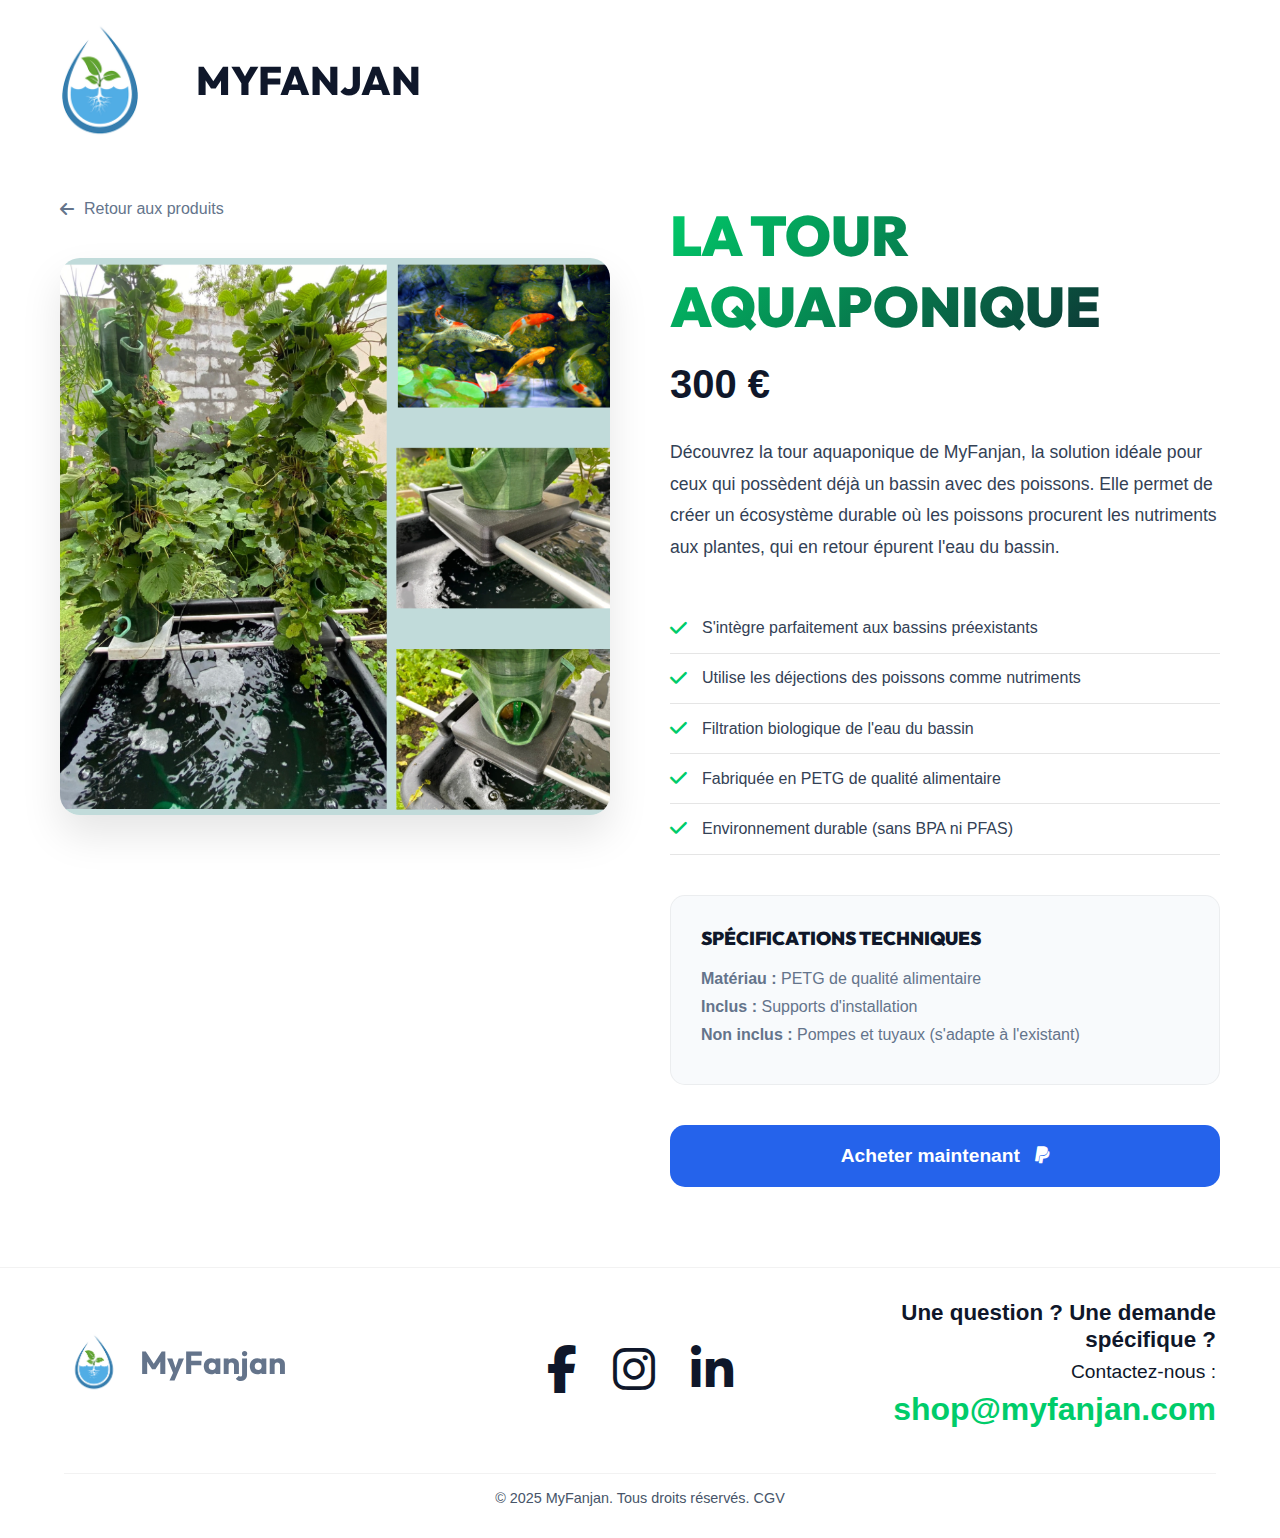
<file: products/aquaponie.html>
<!DOCTYPE html>
<html lang="fr">

<head>
    <meta charset="UTF-8">
    <meta name="viewport" content="width=device-width, initial-scale=1.0">
    <title>La Tour Aquaponique - Shop MyFanjan</title>
    <link rel="stylesheet" href="../style.css">
    <link rel="stylesheet" href="https://cdnjs.cloudflare.com/ajax/libs/font-awesome/6.4.0/css/all.min.css">
    <link rel="preconnect" href="https://fonts.googleapis.com">
    <link rel="preconnect" href="https://fonts.gstatic.com" crossorigin>
    <link href="https://fonts.googleapis.com/css2?family=Outfit:wght@300;400;600;800&display=swap" rel="stylesheet">
    <style>
        /* Product Page Specific Styles */
        .product-page {
            padding-top: 200px;
            padding-bottom: 80px;
            min-height: 100vh;
        }

        .product-container {
            max-width: 1200px;
            margin: 0 auto;
            padding: 0 20px;
            display: grid;
            grid-template-columns: 1fr 1fr;
            gap: 60px;
            align-items: start;
        }

        .product-gallery img {
            width: 100%;
            border-radius: 20px;
            box-shadow: 0 20px 40px rgba(0, 0, 0, 0.1);
            position: sticky;
            top: 120px;
        }

        .product-details h1 {
            font-size: 3.5rem;
            margin-bottom: 20px;
            background: linear-gradient(135deg, #00CC6A, #0F172A);
            background-clip: text;
            -webkit-background-clip: text;
            -webkit-text-fill-color: transparent;
        }

        .product-price {
            font-size: 2.5rem;
            font-weight: 800;
            color: #0F172A;
            margin-bottom: 30px;
            display: block;
        }

        .product-description {
            font-size: 1.1rem;
            line-height: 1.8;
            color: #334155;
            margin-bottom: 40px;
        }

        .features-list {
            list-style: none;
            padding: 0;
            margin-bottom: 40px;
        }

        .features-list li {
            padding: 15px 0;
            border-bottom: 1px solid rgba(0, 0, 0, 0.1);
            display: flex;
            align-items: center;
            color: #334155;
        }

        .features-list li i {
            color: #00CC6A;
            margin-right: 15px;
            font-size: 1.2rem;
        }

        .specs-box {
            background: #F8FAFC;
            padding: 30px;
            border-radius: 15px;
            margin-bottom: 40px;
            border: 1px solid rgba(0, 0, 0, 0.05);
        }

        .specs-box h3 {
            margin-bottom: 20px;
            color: #0F172A;
        }

        .specs-box p {
            margin-bottom: 10px;
            color: #64748B;
        }

        .back-link {
            display: inline-flex;
            align-items: center;
            color: #64748B;
            text-decoration: none;
            margin-bottom: 40px;
            transition: color 0.3s;
        }

        .back-link:hover {
            color: #00CC6A;
        }

        .back-link i {
            margin-right: 10px;
        }

        @media (max-width: 900px) {
            .product-container {
                grid-template-columns: 1fr;
            }

            .product-gallery img {
                position: static;
                margin-bottom: 40px;
            }

            .product-details h1 {
                font-size: 2.5rem;
            }
        }
    </style>
</head>

<body>

    <!-- Header (Simplified version for product pages) -->
    <header style="position: absolute; width: 100%; top: 0; padding: 20px 0; z-index: 100;">
        <nav
            style="max-width: 1400px; margin: 0 auto; padding: 0 40px; display: flex; justify-content: space-between; align-items: center;">
            <a href="../index.html" class="logo"
                style="display: flex; align-items: center; text-decoration: none; color: #0F172A; text-decoration: none;">
                <img src="../assets/logo.png" alt="MyFanjan Logo" style="height: 120px; margin-right: 20px;">
                <span class="nav-brand-name">MYFANJAN</span>
            </a>
            <a href="../index.html" class="btn-shop"
                style="padding: 10px 25px; background: rgba(255,255,255,0.1); border-radius: 50px; text-decoration: none; color: #fff; font-weight: 600; transition: all 0.3s;">
                Retour au Shop
            </a>
        </nav>
    </header>

    <section class="product-page">
        <div class="product-container">
            <div class="product-gallery">
                <a href="../index.html" class="back-link"><i class="fa-solid fa-arrow-left"></i> Retour aux produits</a>
                <img src="../assets/detail_aquaponie.jpg" alt="Tour Aquaponique">
            </div>

            <div class="product-details">
                <h1>La Tour Aquaponique</h1>
                <span class="product-price">300 €</span>

                <p class="product-description">
                    Découvrez la tour aquaponique de MyFanjan, la solution idéale pour ceux qui possèdent déjà un bassin
                    avec des poissons. Elle permet de créer un écosystème durable où les poissons procurent les
                    nutriments aux plantes, qui en retour épurent l'eau du bassin.
                </p>

                <ul class="features-list">
                    <li><i class="fa-solid fa-check"></i> S'intègre parfaitement aux bassins préexistants</li>
                    <li><i class="fa-solid fa-check"></i> Utilise les déjections des poissons comme nutriments</li>
                    <li><i class="fa-solid fa-check"></i> Filtration biologique de l'eau du bassin</li>
                    <li><i class="fa-solid fa-check"></i> Fabriquée en PETG de qualité alimentaire</li>
                    <li><i class="fa-solid fa-check"></i> Environnement durable (sans BPA ni PFAS)</li>
                </ul>

                <div class="specs-box">
                    <h3>Spécifications Techniques</h3>
                    <p><strong>Matériau :</strong> PETG de qualité alimentaire</p>
                    <p><strong>Inclus :</strong> Supports d'installation</p>
                    <p><strong>Non inclus :</strong> Pompes et tuyaux (s'adapte à l'existant)</p>
                </div>

                <a href="https://www.paypal.com/ncp/payment/S63RCABHXE7YL" target="_blank" class="btn-buy"
                    style="display: inline-block; width: 100%; text-align: center; padding: 20px; background: #2563EB; color: white; border-radius: 15px; text-decoration: none; font-weight: bold; font-size: 1.2rem; transition: transform 0.2s;">
                    Acheter maintenant <i class="fa-brands fa-paypal" style="margin-left: 10px;"></i>
                </a>
            </div>
        </div>
    </section>

    <footer id="contact">
        <div class="footer-container">
            <!-- Left: Logo & Brand -->
            <div class="footer-col">
                <div class="footer-logo-container">
                    <a href="../index.html">
                        <img src="../assets/logo.png" alt="MyFanjan Logo" class="footer-logo">
                    </a>
                    <a href="https://www.myfanjan.com" target="_blank" class="brand-name">MyFanjan</a>
                </div>
            </div>

            <!-- Center: Social Icons -->
            <div class="footer-col social-icons">
                <a href="https://www.facebook.com/myfanjan" target="_blank"><i class="fa-brands fa-facebook-f"></i></a>
                <a href="https://www.instagram.com/myfanjan" target="_blank"><i class="fa-brands fa-instagram"></i></a>
                <a href="https://www.linkedin.com/company/myfanjan" target="_blank"><i
                        class="fa-brands fa-linkedin-in"></i></a>
            </div>

            <!-- Right: Contact -->
            <div class="footer-col footer-cta">
                <p class="question">Une question ? Une demande spécifique ?</p>
                <p class="contact-label">Contactez-nous :</p>
                <a href="mailto:shop@myfanjan.com" class="email-link">shop@myfanjan.com</a>
            </div>
        </div>
        <div class="footer-bottom">
            <p>&copy; 2025 MyFanjan. Tous droits réservés. <a href="../cgv.html">CGV</a></p>
        </div>
    </footer>

</body>

</html>
</file>
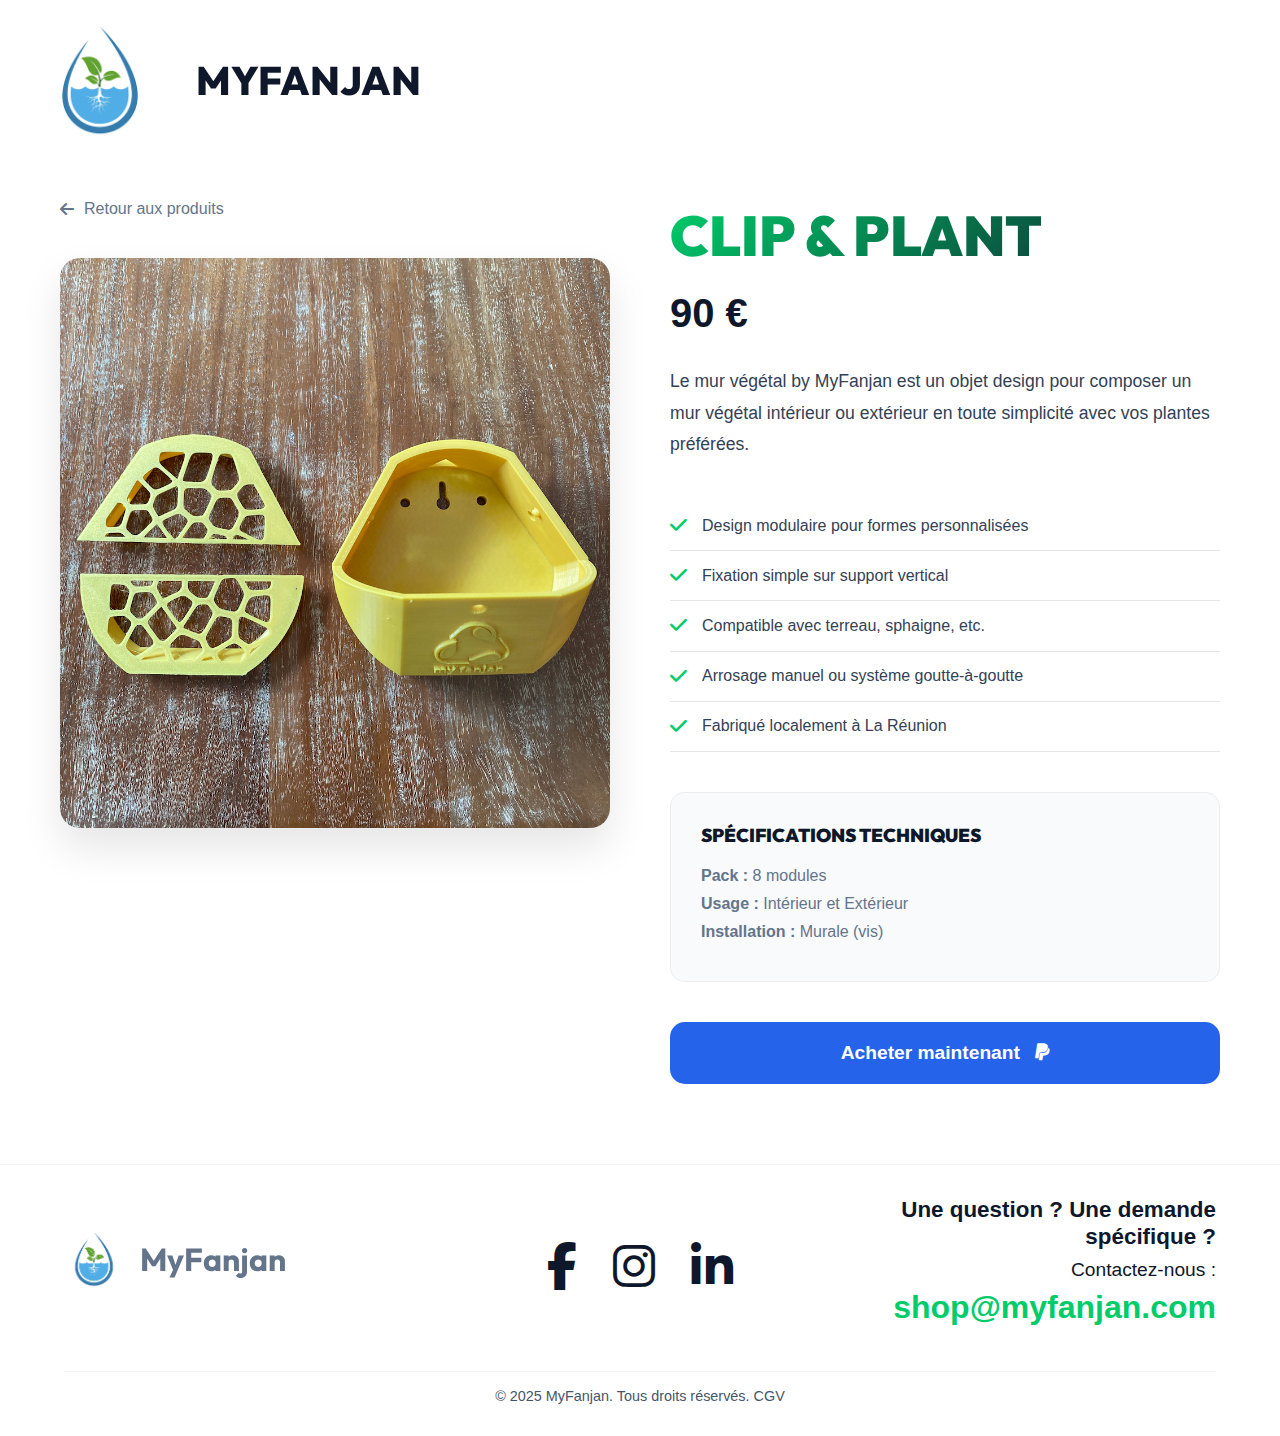
<file: products/clip-plant.html>
<!DOCTYPE html>
<html lang="fr">

<head>
    <meta charset="UTF-8">
    <meta name="viewport" content="width=device-width, initial-scale=1.0">
    <title>Clip & Plant - Shop MyFanjan</title>
    <link rel="stylesheet" href="../style.css">
    <link rel="stylesheet" href="https://cdnjs.cloudflare.com/ajax/libs/font-awesome/6.4.0/css/all.min.css">
    <link rel="preconnect" href="https://fonts.googleapis.com">
    <link rel="preconnect" href="https://fonts.gstatic.com" crossorigin>
    <link href="https://fonts.googleapis.com/css2?family=Outfit:wght@300;400;600;800&display=swap" rel="stylesheet">
    <style>
        .product-page {
            padding-top: 200px;
            padding-bottom: 80px;
            min-height: 100vh;
        }

        .product-container {
            max-width: 1200px;
            margin: 0 auto;
            padding: 0 20px;
            display: grid;
            grid-template-columns: 1fr 1fr;
            gap: 60px;
            align-items: start;
        }

        .product-gallery img {
            width: 100%;
            border-radius: 20px;
            box-shadow: 0 20px 40px rgba(0, 0, 0, 0.1);
            position: sticky;
            top: 120px;
        }

        .product-details h1 {
            font-size: 3.5rem;
            margin-bottom: 20px;
            background: linear-gradient(135deg, #00CC6A, #0F172A);
            background-clip: text;
            -webkit-background-clip: text;
            -webkit-text-fill-color: transparent;
        }

        .product-price {
            font-size: 2.5rem;
            font-weight: 800;
            color: #0F172A;
            margin-bottom: 30px;
            display: block;
        }

        .product-description {
            font-size: 1.1rem;
            line-height: 1.8;
            color: #334155;
            margin-bottom: 40px;
        }

        .features-list {
            list-style: none;
            padding: 0;
            margin-bottom: 40px;
        }

        .features-list li {
            padding: 15px 0;
            border-bottom: 1px solid rgba(0, 0, 0, 0.1);
            display: flex;
            align-items: center;
            color: #334155;
        }

        .features-list li i {
            color: #00CC6A;
            margin-right: 15px;
            font-size: 1.2rem;
        }

        .specs-box {
            background: #F8FAFC;
            padding: 30px;
            border-radius: 15px;
            margin-bottom: 40px;
            border: 1px solid rgba(0, 0, 0, 0.05);
        }

        .specs-box h3 {
            margin-bottom: 20px;
            color: #0F172A;
        }

        .specs-box p {
            margin-bottom: 10px;
            color: #64748B;
        }

        .back-link {
            display: inline-flex;
            align-items: center;
            color: #64748B;
            text-decoration: none;
            margin-bottom: 40px;
            transition: color 0.3s;
        }

        .back-link:hover {
            color: #00CC6A;
        }

        .back-link i {
            margin-right: 10px;
        }

        @media (max-width: 900px) {
            .product-container {
                grid-template-columns: 1fr;
            }

            .product-gallery img {
                position: static;
                margin-bottom: 40px;
            }

            .product-details h1 {
                font-size: 2.5rem;
            }
        }
    </style>
</head>

<body>

    <!-- Header (Simplified version for product pages) -->
    <header style="position: absolute; width: 100%; top: 0; padding: 20px 0; z-index: 100;">
        <nav
            style="max-width: 1400px; margin: 0 auto; padding: 0 40px; display: flex; justify-content: space-between; align-items: center;">
            <a href="../index.html" class="logo"
                style="display: flex; align-items: center; text-decoration: none; color: #0F172A; text-decoration: none;">
                <img src="../assets/logo.png" alt="MyFanjan Logo" style="height: 120px; margin-right: 20px;">
                <span class="nav-brand-name">MYFANJAN</span>
            </a>
            <a href="../index.html" class="btn-shop"
                style="padding: 10px 25px; background: rgba(255,255,255,0.1); border-radius: 50px; text-decoration: none; color: #fff; font-weight: 600; transition: all 0.3s;">
                Retour au Shop
            </a>
        </nav>
    </header>

    <section class="product-page">
        <div class="product-container">
            <div class="product-gallery">
                <a href="../index.html" class="back-link"><i class="fa-solid fa-arrow-left"></i> Retour aux produits</a>
                <img src="../assets/detail_clip.jpg" alt="Clip & Plant">
            </div>

            <div class="product-details">
                <h1>Clip & Plant</h1>
                <span class="product-price">90 €</span>

                <p class="product-description">
                    Le mur végétal by MyFanjan est un objet design pour composer un mur végétal intérieur ou extérieur
                    en toute simplicité avec vos plantes préférées.
                </p>

                <ul class="features-list">
                    <li><i class="fa-solid fa-check"></i> Design modulaire pour formes personnalisées</li>
                    <li><i class="fa-solid fa-check"></i> Fixation simple sur support vertical</li>
                    <li><i class="fa-solid fa-check"></i> Compatible avec terreau, sphaigne, etc.</li>
                    <li><i class="fa-solid fa-check"></i> Arrosage manuel ou système goutte-à-goutte</li>
                    <li><i class="fa-solid fa-check"></i> Fabriqué localement à La Réunion</li>
                </ul>

                <div class="specs-box">
                    <h3>Spécifications Techniques</h3>
                    <p><strong>Pack :</strong> 8 modules</p>
                    <p><strong>Usage :</strong> Intérieur et Extérieur</p>
                    <p><strong>Installation :</strong> Murale (vis)</p>
                </div>

                <a href="https://www.paypal.com/ncp/payment/P3RXNV8QWT5XA" target="_blank" class="btn-buy"
                    style="display: inline-block; width: 100%; text-align: center; padding: 20px; background: #2563EB; color: white; border-radius: 15px; text-decoration: none; font-weight: bold; font-size: 1.2rem; transition: transform 0.2s;">
                    Acheter maintenant <i class="fa-brands fa-paypal" style="margin-left: 10px;"></i>
                </a>
            </div>
        </div>
    </section>

    <footer id="contact">
        <div class="footer-container">
            <!-- Left: Logo & Brand -->
            <div class="footer-col">
                <div class="footer-logo-container">
                    <a href="../index.html">
                        <img src="../assets/logo.png" alt="MyFanjan Logo" class="footer-logo">
                    </a>
                    <a href="https://www.myfanjan.com" target="_blank" class="brand-name">MyFanjan</a>
                </div>
            </div>

            <!-- Center: Social Icons -->
            <div class="footer-col social-icons">
                <a href="https://www.facebook.com/myfanjan" target="_blank"><i class="fa-brands fa-facebook-f"></i></a>
                <a href="https://www.instagram.com/myfanjan" target="_blank"><i class="fa-brands fa-instagram"></i></a>
                <a href="https://www.linkedin.com/company/myfanjan" target="_blank"><i
                        class="fa-brands fa-linkedin-in"></i></a>
            </div>

            <!-- Right: Contact -->
            <div class="footer-col footer-cta">
                <p class="question">Une question ? Une demande spécifique ?</p>
                <p class="contact-label">Contactez-nous :</p>
                <a href="mailto:shop@myfanjan.com" class="email-link">shop@myfanjan.com</a>
            </div>
        </div>
        <div class="footer-bottom">
            <p>&copy; 2025 MyFanjan. Tous droits réservés. <a href="../cgv.html">CGV</a></p>
        </div>
    </footer>

</body>

</html>
</file>
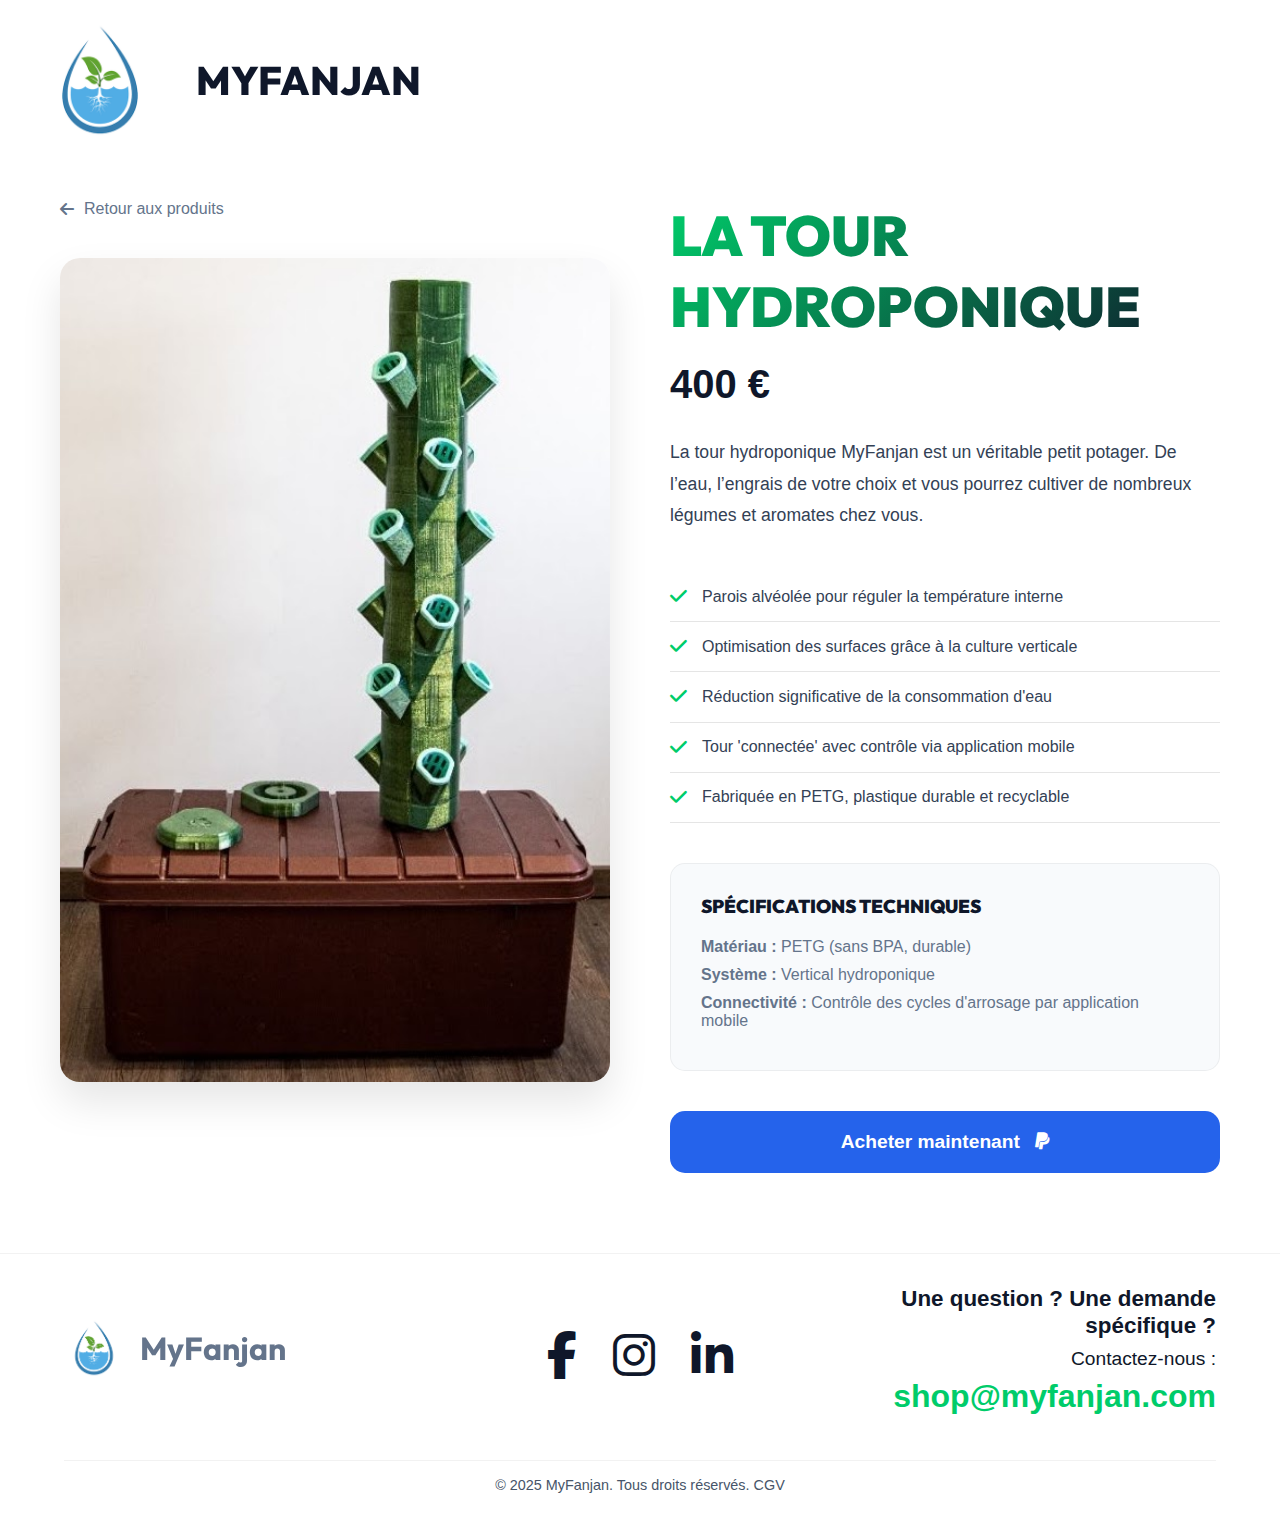
<file: products/hydro.html>
<!DOCTYPE html>
<html lang="fr">

<head>
    <meta charset="UTF-8">
    <meta name="viewport" content="width=device-width, initial-scale=1.0">
    <title>La Tour Hydroponique - Shop MyFanjan</title>
    <link rel="stylesheet" href="../style.css">
    <link rel="stylesheet" href="https://cdnjs.cloudflare.com/ajax/libs/font-awesome/6.4.0/css/all.min.css">
    <link rel="preconnect" href="https://fonts.googleapis.com">
    <link rel="preconnect" href="https://fonts.gstatic.com" crossorigin>
    <link href="https://fonts.googleapis.com/css2?family=Outfit:wght@300;400;600;800&display=swap" rel="stylesheet">
    <style>
        /* Reusing styles from mini.html - In        /* Product Page Specific Styles */
        .product-page {
            padding-top: 200px;
            padding-bottom: 80px;
            min-height: 100vh;
        }

        .product-container {
            max-width: 1200px;
            margin: 0 auto;
            padding: 0 20px;
            display: grid;
            grid-template-columns: 1fr 1fr;
            gap: 60px;
            align-items: start;
        }

        .product-gallery img {
            width: 100%;
            border-radius: 20px;
            box-shadow: 0 20px 40px rgba(0, 0, 0, 0.1);
            position: sticky;
            top: 120px;
        }

        .product-details h1 {
            font-size: 3.5rem;
            margin-bottom: 20px;
            background: linear-gradient(135deg, #00CC6A, #0F172A);
            background-clip: text;
            -webkit-background-clip: text;
            -webkit-text-fill-color: transparent;
        }

        .product-price {
            font-size: 2.5rem;
            font-weight: 800;
            color: #0F172A;
            margin-bottom: 30px;
            display: block;
        }

        .product-description {
            font-size: 1.1rem;
            line-height: 1.8;
            color: #334155;
            margin-bottom: 40px;
        }

        .features-list {
            list-style: none;
            padding: 0;
            margin-bottom: 40px;
        }

        .features-list li {
            padding: 15px 0;
            border-bottom: 1px solid rgba(0, 0, 0, 0.1);
            display: flex;
            align-items: center;
            color: #334155;
        }

        .features-list li i {
            color: #00CC6A;
            margin-right: 15px;
            font-size: 1.2rem;
        }

        .specs-box {
            background: #F8FAFC;
            padding: 30px;
            border-radius: 15px;
            margin-bottom: 40px;
            border: 1px solid rgba(0, 0, 0, 0.05);
        }

        .specs-box h3 {
            margin-bottom: 20px;
            color: #0F172A;
        }

        .specs-box p {
            margin-bottom: 10px;
            color: #64748B;
        }

        .back-link {
            display: inline-flex;
            align-items: center;
            color: #64748B;
            text-decoration: none;
            margin-bottom: 40px;
            transition: color 0.3s;
        }

        .back-link:hover {
            color: #00CC6A;
        }

        .back-link i {
            margin-right: 10px;
        }

        @media (max-width: 900px) {
            .product-container {
                grid-template-columns: 1fr;
            }

            .product-gallery img {
                position: static;
                margin-bottom: 40px;
            }

            .product-details h1 {
                font-size: 2.5rem;
            }
        }
    </style>
</head>

<body>

    <!-- Header (Simplified version for product pages) -->
    <header style="position: absolute; width: 100%; top: 0; padding: 20px 0; z-index: 100;">
        <nav
            style="max-width: 1400px; margin: 0 auto; padding: 0 40px; display: flex; justify-content: space-between; align-items: center;">
            <a href="../index.html" class="logo"
                style="display: flex; align-items: center; text-decoration: none; color: #0F172A; text-decoration: none;">
                <img src="../assets/logo.png" alt="MyFanjan Logo" style="height: 120px; margin-right: 20px;">
                <span class="nav-brand-name">MYFANJAN</span>
            </a>
            <a href="../index.html" class="btn-shop"
                style="padding: 10px 25px; background: rgba(255,255,255,0.1); border-radius: 50px; text-decoration: none; color: #fff; font-weight: 600; transition: all 0.3s;">
                Retour au Shop
            </a>
        </nav>
    </header>

    <section class="product-page">
        <div class="product-container">
            <div class="product-gallery">
                <a href="../index.html" class="back-link"><i class="fa-solid fa-arrow-left"></i> Retour aux produits</a>
                <img src="../assets/detail_hydro.jpg" alt="Tour Hydroponique">
            </div>

            <div class="product-details">
                <h1>La Tour Hydroponique</h1>
                <span class="product-price">400 €</span>

                <p class="product-description">
                    La tour hydroponique MyFanjan est un véritable petit potager. De l’eau, l’engrais de votre choix et
                    vous pourrez cultiver de nombreux légumes et aromates chez vous.
                </p>

                <ul class="features-list">
                    <li><i class="fa-solid fa-check"></i> Parois alvéolée pour réguler la température interne</li>
                    <li><i class="fa-solid fa-check"></i> Optimisation des surfaces grâce à la culture verticale</li>
                    <li><i class="fa-solid fa-check"></i> Réduction significative de la consommation d'eau</li>
                    <li><i class="fa-solid fa-check"></i> Tour 'connectée' avec contrôle via application mobile</li>
                    <li><i class="fa-solid fa-check"></i> Fabriquée en PETG, plastique durable et recyclable</li>
                </ul>

                <div class="specs-box">
                    <h3>Spécifications Techniques</h3>
                    <p><strong>Matériau :</strong> PETG (sans BPA, durable)</p>
                    <p><strong>Système :</strong> Vertical hydroponique</p>
                    <p><strong>Connectivité :</strong> Contrôle des cycles d'arrosage par application mobile</p>
                </div>

                <a href="https://www.paypal.com/ncp/payment/EKNTE52WF8SKE" target="_blank" class="btn-buy"
                    style="display: inline-block; width: 100%; text-align: center; padding: 20px; background: #2563EB; color: white; border-radius: 15px; text-decoration: none; font-weight: bold; font-size: 1.2rem; transition: transform 0.2s;">
                    Acheter maintenant <i class="fa-brands fa-paypal" style="margin-left: 10px;"></i>
                </a>
            </div>
        </div>
    </section>

    <footer id="contact">
        <div class="footer-container">
            <!-- Left: Logo & Brand -->
            <div class="footer-col">
                <div class="footer-logo-container">
                    <a href="../index.html">
                        <img src="../assets/logo.png" alt="MyFanjan Logo" class="footer-logo">
                    </a>
                    <a href="https://www.myfanjan.com" target="_blank" class="brand-name">MyFanjan</a>
                </div>
            </div>

            <!-- Center: Social Icons -->
            <div class="footer-col social-icons">
                <a href="https://www.facebook.com/myfanjan" target="_blank"><i class="fa-brands fa-facebook-f"></i></a>
                <a href="https://www.instagram.com/myfanjan" target="_blank"><i class="fa-brands fa-instagram"></i></a>
                <a href="https://www.linkedin.com/company/myfanjan" target="_blank"><i
                        class="fa-brands fa-linkedin-in"></i></a>
            </div>

            <!-- Right: Contact -->
            <div class="footer-col footer-cta">
                <p class="question">Une question ? Une demande spécifique ?</p>
                <p class="contact-label">Contactez-nous :</p>
                <a href="mailto:shop@myfanjan.com" class="email-link">shop@myfanjan.com</a>
            </div>
        </div>
        <div class="footer-bottom">
            <p>&copy; 2025 MyFanjan. Tous droits réservés. <a href="../cgv.html">CGV</a></p>
        </div>
    </footer>

</body>

</html>
</file>
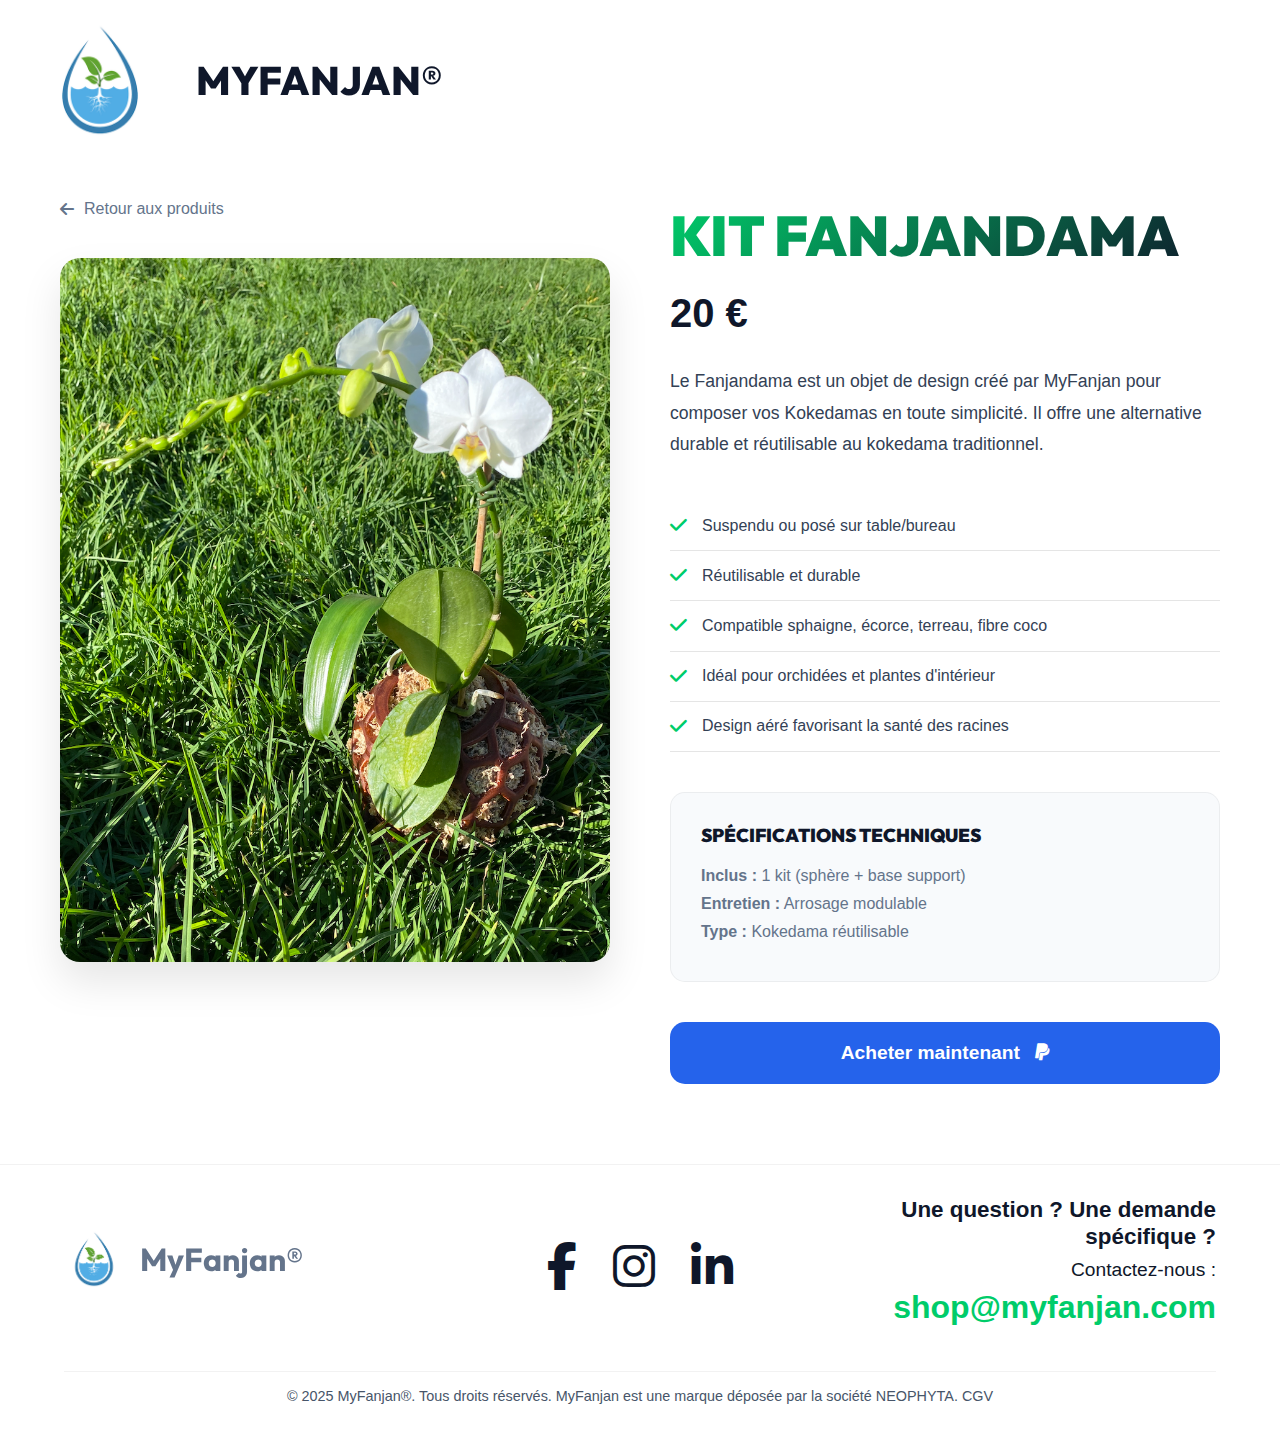
<file: products/kokedama.html>
<!DOCTYPE html>
<html lang="fr">

<head>
    <meta charset="UTF-8">
    <meta name="viewport" content="width=device-width, initial-scale=1.0">
    <title>Kit Fanjandama - Shop MyFanjan</title>
    <link rel="stylesheet" href="../style.css">
    <link rel="stylesheet" href="https://cdnjs.cloudflare.com/ajax/libs/font-awesome/6.4.0/css/all.min.css">
    <link rel="preconnect" href="https://fonts.googleapis.com">
    <link rel="preconnect" href="https://fonts.gstatic.com" crossorigin>
    <link href="https://fonts.googleapis.com/css2?family=Outfit:wght@300;400;600;800&display=swap" rel="stylesheet">
    <style>
        /* Product Page Specific Styles */
        .product-page {
            padding-top: 200px;
            padding-bottom: 80px;
            min-height: 100vh;
        }

        .product-container {
            max-width: 1200px;
            margin: 0 auto;
            padding: 0 20px;
            display: grid;
            grid-template-columns: 1fr 1fr;
            gap: 60px;
            align-items: start;
        }

        .product-gallery img {
            width: 100%;
            border-radius: 20px;
            box-shadow: 0 20px 40px rgba(0, 0, 0, 0.1);
            position: sticky;
            top: 120px;
        }

        .product-details h1 {
            font-size: 3.5rem;
            margin-bottom: 20px;
            background: linear-gradient(135deg, #00CC6A, #0F172A);
            background-clip: text;
            -webkit-background-clip: text;
            -webkit-text-fill-color: transparent;
        }

        .product-price {
            font-size: 2.5rem;
            font-weight: 800;
            color: #0F172A;
            margin-bottom: 30px;
            display: block;
        }

        .product-description {
            font-size: 1.1rem;
            line-height: 1.8;
            color: #334155;
            margin-bottom: 40px;
        }

        .features-list {
            list-style: none;
            padding: 0;
            margin-bottom: 40px;
        }

        .features-list li {
            padding: 15px 0;
            border-bottom: 1px solid rgba(0, 0, 0, 0.1);
            display: flex;
            align-items: center;
            color: #334155;
        }

        .features-list li i {
            color: #00CC6A;
            margin-right: 15px;
            font-size: 1.2rem;
        }

        .specs-box {
            background: #F8FAFC;
            padding: 30px;
            border-radius: 15px;
            margin-bottom: 40px;
            border: 1px solid rgba(0, 0, 0, 0.05);
        }

        .specs-box h3 {
            margin-bottom: 20px;
            color: #0F172A;
        }

        .specs-box p {
            margin-bottom: 10px;
            color: #64748B;
        }

        .back-link {
            display: inline-flex;
            align-items: center;
            color: #64748B;
            text-decoration: none;
            margin-bottom: 40px;
            transition: color 0.3s;
        }

        .back-link:hover {
            color: #00CC6A;
        }

        .back-link i {
            margin-right: 10px;
        }

        @media (max-width: 900px) {
            .product-container {
                grid-template-columns: 1fr;
            }

            .product-gallery img {
                position: static;
                margin-bottom: 40px;
            }

            .product-details h1 {
                font-size: 2.5rem;
            }
        }
    </style>
</head>

<body>

    <!-- Header (Simplified version for product pages) -->
    <header style="position: absolute; width: 100%; top: 0; padding: 20px 0; z-index: 100;">
        <nav
            style="max-width: 1400px; margin: 0 auto; padding: 0 40px; display: flex; justify-content: space-between; align-items: center;">
            <a href="../index.html" class="logo"
                style="display: flex; align-items: center; text-decoration: none; color: #0F172A; text-decoration: none;">
                <img src="../assets/logo.png" alt="MyFanjan Logo" style="height: 120px; margin-right: 20px;">
                <span class="nav-brand-name">MYFANJAN&reg;</span>
            </a>
            <a href="../index.html" class="btn-shop"
                style="padding: 10px 25px; background: rgba(255,255,255,0.1); border-radius: 50px; text-decoration: none; color: #fff; font-weight: 600; transition: all 0.3s;">
                Retour au Shop
            </a>
        </nav>
    </header>

    <section class="product-page">
        <div class="product-container">
            <div class="product-gallery">
                <a href="../index.html" class="back-link"><i class="fa-solid fa-arrow-left"></i> Retour aux produits</a>
                <img src="../assets/detail_kokedama.jpg" alt="Kit Fanjandama">
            </div>

            <div class="product-details">
                <h1>Kit Fanjandama</h1>
                <span class="product-price">20 €</span>

                <p class="product-description">
                    Le Fanjandama est un objet de design créé par MyFanjan pour composer vos Kokedamas en toute
                    simplicité. Il offre une alternative durable et réutilisable au kokedama traditionnel.
                </p>

                <ul class="features-list">
                    <li><i class="fa-solid fa-check"></i> Suspendu ou posé sur table/bureau</li>
                    <li><i class="fa-solid fa-check"></i> Réutilisable et durable</li>
                    <li><i class="fa-solid fa-check"></i> Compatible sphaigne, écorce, terreau, fibre coco</li>
                    <li><i class="fa-solid fa-check"></i> Idéal pour orchidées et plantes d'intérieur</li>
                    <li><i class="fa-solid fa-check"></i> Design aéré favorisant la santé des racines</li>
                </ul>

                <div class="specs-box">
                    <h3>Spécifications Techniques</h3>
                    <p><strong>Inclus :</strong> 1 kit (sphère + base support)</p>
                    <p><strong>Entretien :</strong> Arrosage modulable</p>
                    <p><strong>Type :</strong> Kokedama réutilisable</p>
                </div>

                <a href="https://www.paypal.com/ncp/payment/ENCSYA5L4U4GN" target="_blank" class="btn-buy"
                    style="display: inline-block; width: 100%; text-align: center; padding: 20px; background: #2563EB; color: white; border-radius: 15px; text-decoration: none; font-weight: bold; font-size: 1.2rem; transition: transform 0.2s;">
                    Acheter maintenant <i class="fa-brands fa-paypal" style="margin-left: 10px;"></i>
                </a>
            </div>
        </div>
    </section>

    <footer id="contact">
        <div class="footer-container">
            <!-- Left: Logo & Brand -->
            <div class="footer-col">
                <div class="footer-logo-container">
                    <a href="../index.html">
                        <img src="../assets/logo.png" alt="MyFanjan Logo" class="footer-logo">
                    </a>
                    <a href="https://www.myfanjan.com" target="_blank" class="brand-name">MyFanjan&reg;</a>
                </div>
            </div>

            <!-- Center: Social Icons -->
            <div class="footer-col social-icons">
                <a href="https://www.facebook.com/myfanjan" target="_blank"><i class="fa-brands fa-facebook-f"></i></a>
                <a href="https://www.instagram.com/myfanjan" target="_blank"><i class="fa-brands fa-instagram"></i></a>
                <a href="https://www.linkedin.com/company/myfanjan" target="_blank"><i
                        class="fa-brands fa-linkedin-in"></i></a>
            </div>

            <!-- Right: Contact -->
            <div class="footer-col footer-cta">
                <p class="question">Une question ? Une demande spécifique ?</p>
                <p class="contact-label">Contactez-nous :</p>
                <a href="mailto:shop@myfanjan.com" class="email-link">shop@myfanjan.com</a>
            </div>
        </div>
        <div class="footer-bottom">
            <p>&copy; 2025 MyFanjan&reg;. Tous droits réservés. MyFanjan est une marque déposée par la société NEOPHYTA.
                <a href="../cgv.html">CGV</a>
            </p>
        </div>
    </footer>

</body>

</html>
</file>
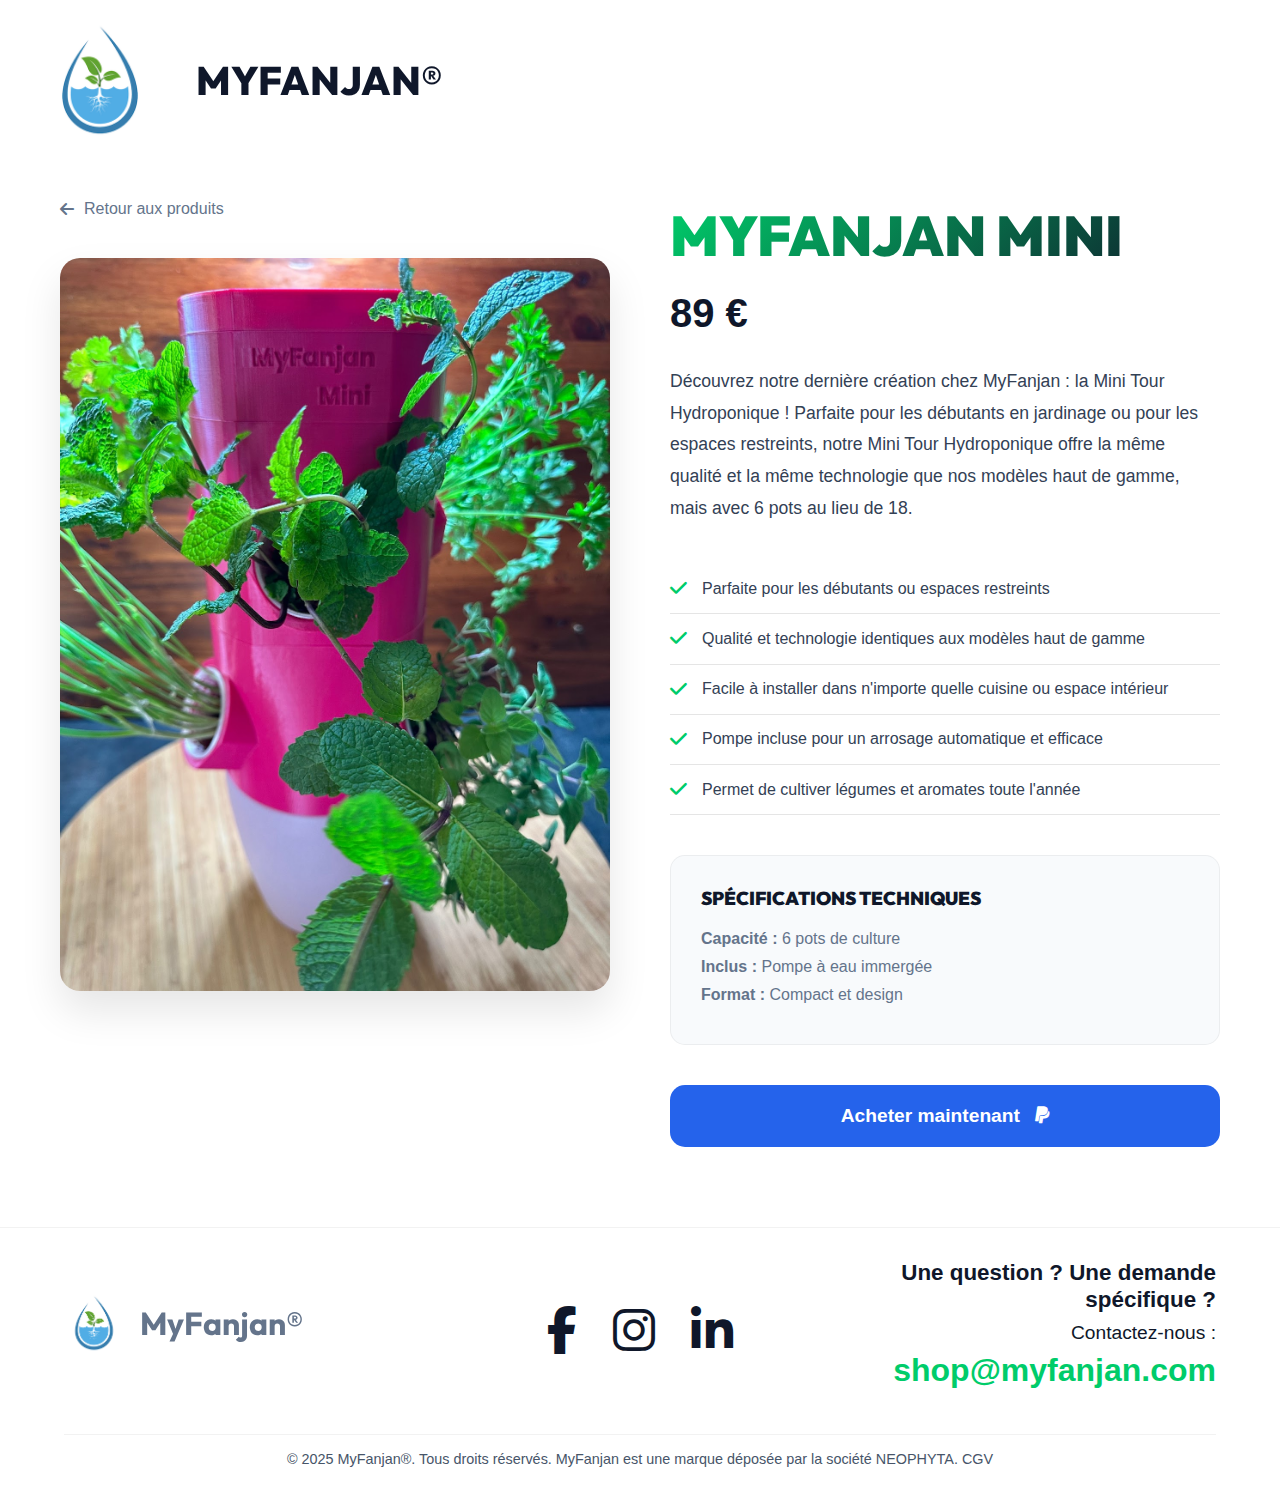
<file: products/mini.html>
<!DOCTYPE html>
<html lang="fr">

<head>
    <meta charset="UTF-8">
    <meta name="viewport" content="width=device-width, initial-scale=1.0">
    <title>MyFanjan Mini - Shop MyFanjan</title>
    <link rel="stylesheet" href="../style.css">
    <link rel="stylesheet" href="https://cdnjs.cloudflare.com/ajax/libs/font-awesome/6.4.0/css/all.min.css">
    <link rel="preconnect" href="https://fonts.googleapis.com">
    <link rel="preconnect" href="https://fonts.gstatic.com" crossorigin>
    <link href="https://fonts.googleapis.com/css2?family=Outfit:wght@300;400;600;800&display=swap" rel="stylesheet">
    <style>
        /* Product Page Specific Styles */
        .product-page {
            padding-top: 200px;
            padding-bottom: 80px;
            min-height: 100vh;
        }

        .product-container {
            max-width: 1200px;
            margin: 0 auto;
            padding: 0 20px;
            display: grid;
            grid-template-columns: 1fr 1fr;
            gap: 60px;
            align-items: start;
        }

        .product-gallery img {
            width: 100%;
            border-radius: 20px;
            box-shadow: 0 20px 40px rgba(0, 0, 0, 0.1);
            /* Lighter shadow */
            position: sticky;
            top: 120px;
        }

        .product-details h1 {
            font-size: 3.5rem;
            margin-bottom: 20px;
            background: linear-gradient(135deg, #00CC6A, #0F172A);
            /* Use brand colors */
            background-clip: text;
            -webkit-background-clip: text;
            -webkit-text-fill-color: transparent;
        }

        .product-price {
            font-size: 2.5rem;
            font-weight: 800;
            color: #0F172A;
            /* Dark text */
            margin-bottom: 30px;
            display: block;
        }

        .product-description {
            font-size: 1.1rem;
            line-height: 1.8;
            color: #334155;
            /* Slate-700 */
            margin-bottom: 40px;
        }

        .features-list {
            list-style: none;
            padding: 0;
            margin-bottom: 40px;
        }

        .features-list li {
            padding: 15px 0;
            border-bottom: 1px solid rgba(0, 0, 0, 0.1);
            display: flex;
            align-items: center;
            color: #334155;
            /* Slate-700 */
        }

        .features-list li i {
            color: #00CC6A;
            margin-right: 15px;
            font-size: 1.2rem;
        }

        .specs-box {
            background: #F8FAFC;
            /* Light Grey */
            padding: 30px;
            border-radius: 15px;
            margin-bottom: 40px;
            border: 1px solid rgba(0, 0, 0, 0.05);
        }

        .specs-box h3 {
            margin-bottom: 20px;
            color: #0F172A;
            /* Dark text */
        }

        .specs-box p {
            margin-bottom: 10px;
            color: #64748B;
            /* Slate-500 */
        }

        .back-link {
            display: inline-flex;
            align-items: center;
            color: #64748B;
            text-decoration: none;
            margin-bottom: 40px;
            transition: color 0.3s;
        }

        .back-link:hover {
            color: #00CC6A;
        }

        .back-link i {
            margin-right: 10px;
        }

        @media (max-width: 900px) {
            .product-container {
                grid-template-columns: 1fr;
            }

            .product-gallery img {
                position: static;
                margin-bottom: 40px;
            }

            .product-details h1 {
                font-size: 2.5rem;
            }
        }
    </style>
</head>

<body>

    <!-- Header (Simplified version for product pages) -->
    <header style="position: absolute; width: 100%; top: 0; padding: 20px 0; z-index: 100;">
        <nav
            style="max-width: 1400px; margin: 0 auto; padding: 0 40px; display: flex; justify-content: space-between; align-items: center;">
            <a href="../index.html" class="logo"
                style="display: flex; align-items: center; text-decoration: none; color: #0F172A; text-decoration: none;">
                <img src="../assets/logo.png" alt="MyFanjan Logo" style="height: 120px; margin-right: 20px;">
                <span class="nav-brand-name">MYFANJAN&reg;</span>
            </a>
            <a href="../index.html" class="btn-shop"
                style="padding: 10px 25px; background: rgba(255,255,255,0.1); border-radius: 50px; text-decoration: none; color: #fff; font-weight: 600; transition: all 0.3s;">
                Retour au Shop
            </a>
        </nav>
    </header>

    <section class="product-page">
        <div class="product-container">
            <div class="product-gallery">
                <a href="../index.html" class="back-link"><i class="fa-solid fa-arrow-left"></i> Retour aux produits</a>
                <img src="../assets/detail_mini.jpg" alt="MyFanjan Mini">
            </div>

            <div class="product-details">
                <h1>MyFanjan Mini</h1>
                <span class="product-price">89 €</span>

                <p class="product-description">
                    Découvrez notre dernière création chez MyFanjan : la Mini Tour Hydroponique ! Parfaite pour les
                    débutants en jardinage ou pour les espaces restreints, notre Mini Tour Hydroponique offre la même
                    qualité et la même technologie que nos modèles haut de gamme, mais avec 6 pots au lieu de 18.
                </p>

                <ul class="features-list">
                    <li><i class="fa-solid fa-check"></i> Parfaite pour les débutants ou espaces restreints</li>
                    <li><i class="fa-solid fa-check"></i> Qualité et technologie identiques aux modèles haut de gamme
                    </li>
                    <li><i class="fa-solid fa-check"></i> Facile à installer dans n'importe quelle cuisine ou espace
                        intérieur</li>
                    <li><i class="fa-solid fa-check"></i> Pompe incluse pour un arrosage automatique et efficace</li>
                    <li><i class="fa-solid fa-check"></i> Permet de cultiver légumes et aromates toute l'année</li>
                </ul>

                <div class="specs-box">
                    <h3>Spécifications Techniques</h3>
                    <p><strong>Capacité :</strong> 6 pots de culture</p>
                    <p><strong>Inclus :</strong> Pompe à eau immergée</p>
                    <p><strong>Format :</strong> Compact et design</p>
                </div>

                <a href="https://www.paypal.com/ncp/payment/WVV4FM2QNB5Z6" target="_blank" class="btn-buy"
                    style="display: inline-block; width: 100%; text-align: center; padding: 20px; background: #2563EB; color: white; border-radius: 15px; text-decoration: none; font-weight: bold; font-size: 1.2rem; transition: transform 0.2s;">
                    Acheter maintenant <i class="fa-brands fa-paypal" style="margin-left: 10px;"></i>
                </a>
            </div>
        </div>
    </section>

    <footer id="contact">
        <div class="footer-container">
            <!-- Left: Logo & Brand -->
            <div class="footer-col">
                <div class="footer-logo-container">
                    <a href="../index.html">
                        <img src="../assets/logo.png" alt="MyFanjan Logo" class="footer-logo">
                    </a>
                    <a href="https://www.myfanjan.com" target="_blank" class="brand-name">MyFanjan&reg;</a>
                </div>
            </div>

            <!-- Center: Social Icons -->
            <div class="footer-col social-icons">
                <a href="https://www.facebook.com/myfanjan" target="_blank"><i class="fa-brands fa-facebook-f"></i></a>
                <a href="https://www.instagram.com/myfanjan" target="_blank"><i class="fa-brands fa-instagram"></i></a>
                <a href="https://www.linkedin.com/company/myfanjan" target="_blank"><i
                        class="fa-brands fa-linkedin-in"></i></a>
            </div>

            <!-- Right: Contact -->
            <div class="footer-col footer-cta">
                <p class="question">Une question ? Une demande spécifique ?</p>
                <p class="contact-label">Contactez-nous :</p>
                <a href="mailto:shop@myfanjan.com" class="email-link">shop@myfanjan.com</a>
            </div>
        </div>
        <div class="footer-bottom">
            <p>&copy; 2025 MyFanjan&reg;. Tous droits réservés. MyFanjan est une marque déposée par la société NEOPHYTA.
                <a href="../cgv.html">CGV</a>
            </p>
        </div>
    </footer>

</body>

</html>
</file>
<file: style.css>
/* Global Styles */
:root {
    --primary-color: #00CC6A;
    /* Darker Neon Green for better contrast on white */
    --secondary-color: #FFFFFF;
    /* White Background */
    --accent-color: #F8FAFC;
    /* Very Light Grey for cards */
    --text-color: #0F172A;
    /* Dark Navy for text */
    --text-muted: #64748B;
    /* Slate Grey */
    --font-heading: 'Outfit', sans-serif;
    --font-body: 'Space Grotesk', sans-serif;
    --transition: all 0.3s ease;
}

* {
    margin: 0;
    padding: 0;
    box-sizing: border-box;
}

body {
    background-color: var(--secondary-color);
    color: var(--text-color);
    font-family: var(--font-body);
    overflow-x: hidden;
}

a {
    text-decoration: none;
    color: inherit;
}

ul {
    list-style: none;
}

/* Typography */
h1,
h2,
h3,
h4 {
    font-family: var(--font-heading);
    text-transform: uppercase;
    font-weight: 900;
}

.highlight {
    color: var(--primary-color);
}

.dot {
    color: var(--primary-color);
    font-size: 1.5em;
}

/* Navbar */
.navbar {
    display: flex;
    justify-content: space-between;
    align-items: center;
    padding: 1.5rem 5%;
    position: fixed;
    width: 100%;
    top: 0;
    z-index: 1000;
    background: rgba(255, 255, 255, 0.9);
    backdrop-filter: blur(10px);
    border-bottom: 1px solid rgba(0, 0, 0, 0.05);
}

/* Logo Container Alignment */
.navbar .logo {
    display: flex;
    align-items: center;
    text-decoration: none;
    color: var(--text-color);
}

.logo img {
    height: 120px;
    /* Kept large as requested */
}

/* Added Brand Styling */
.nav-brand-name {
    font-size: 2.5rem;
    /* Large size to match logo */
    font-weight: 800;
    margin-left: 1rem;
    font-family: var(--font-heading);
    color: var(--text-color);
    vertical-align: middle;
    display: inline-block;
    line-height: 1;
}

.nav-links {
    display: flex;
    gap: 2rem;
}

.nav-links a {
    font-weight: 500;
    font-size: 1.1rem;
    transition: var(--transition);
}

.nav-links a:hover {
    color: var(--primary-color);
}

.btn-primary {
    border: 2px solid var(--primary-color);
    padding: 0.5rem 1.5rem;
    border-radius: 50px;
    color: var(--primary-color);
}

.btn-primary:hover {
    background: var(--primary-color);
    color: var(--secondary-color);
}

/* Hero Section */
.hero {
    height: 100vh;
    display: flex;
    align-items: center;
    justify-content: space-between;
    padding: 0 10%;
    margin-top: 0;
    position: relative;
    overflow: hidden;
}

.hero-content {
    flex: 1;
    z-index: 2;
}

.hero h1 {
    font-size: 5rem;
    line-height: 0.9;
    margin-bottom: 1.5rem;
}

.hero p {
    font-size: 1.2rem;
    color: var(--text-muted);
    margin-bottom: 2.5rem;
    max-width: 500px;
}

.btn-cta {
    background: var(--primary-color);
    color: var(--secondary-color);
    padding: 1rem 2.5rem;
    font-weight: 700;
    text-transform: uppercase;
    border-radius: 5px;
    letter-spacing: 1px;
    transition: var(--transition);
    display: inline-block;
}

.btn-cta:hover {
    transform: translateY(-5px);
    box-shadow: 0 10px 20px rgba(0, 255, 133, 0.3);
}

.hero-image {
    flex: 1;
    height: 80%;
    position: relative;
}

.hero-image::before {
    content: '';
    position: absolute;
    top: -10%;
    right: -10%;
    width: 120%;
    height: 120%;
    background: radial-gradient(circle, rgba(0, 204, 106, 0.1) 0%, rgba(255, 255, 255, 0) 70%);
    z-index: -1;
}

.hero-image img {
    width: 100%;
    height: 100%;
    object-fit: cover;
    border-radius: 20px;
    /* Removed heavy mask for light theme clarity */
    box-shadow: 0 20px 40px rgba(0, 0, 0, 0.1);
}

/* Products Section */
.products-section {
    padding: 5rem 10%;
}

.products-section h2 {
    font-size: 3rem;
    margin-bottom: 3rem;
    text-align: center;
}

.product-grid {
    display: grid;
    grid-template-columns: repeat(auto-fill, minmax(300px, 1fr));
    gap: 3rem;
}

.product-card {
    background: var(--secondary-color);
    border-radius: 15px;
    overflow: hidden;
    transition: var(--transition);
    position: relative;
    border: 1px solid rgba(0, 0, 0, 0.05);
    box-shadow: 0 10px 30px rgba(0, 0, 0, 0.05);
}

.product-card:hover {
    transform: translateY(-10px);
    box-shadow: 0 15px 40px rgba(0, 204, 106, 0.15);
    border-color: var(--primary-color);
}

.product-image {
    height: 300px;
    width: 100%;
    overflow: hidden;
}

.product-image img {
    width: 100%;
    height: 100%;
    object-fit: cover;
    transition: transform 0.5s ease;
}

.product-card:hover .product-image img {
    transform: scale(1.1);
}

.product-info {
    padding: 1.5rem;
}

.product-info h3 {
    font-size: 1.5rem;
    margin-bottom: 0.5rem;
}

.description {
    color: var(--text-muted);
    font-size: 0.9rem;
    margin-bottom: 1.5rem;
    height: 40px;
    /* Force consistent height */
    overflow: hidden;
}

.price-row {
    display: flex;
    justify-content: space-between;
    align-items: center;
}

.price {
    font-size: 1.5rem;
    font-weight: 700;
    color: var(--primary-color);
}

/* Actions Container */
.actions {
    display: flex;
    gap: 10px;
    align-items: center;
}

.btn-details {
    padding: 0.7rem 1rem;
    background: rgba(255, 255, 255, 0.1);
    color: #fff;
    border-radius: 5px;
    text-decoration: none;
    font-size: 0.9rem;
    font-weight: 500;
    transition: var(--transition);
}

.btn-details:hover {
    background: rgba(255, 255, 255, 0.2);
    color: #fff;
}

.btn-buy {
    background: #FFC439;
    /* PayPal Yellow */
    color: #2C2E2F;
    padding: 0.7rem 1.2rem;
    border-radius: 5px;
    font-weight: 700;
    font-size: 0.9rem;
    transition: var(--transition);
    display: flex;
    align-items: center;
    gap: 8px;
    border: none;
    cursor: pointer;
}

.btn-buy:hover {
    background: #ffdb7a;
}

.badge {
    position: absolute;
    top: 15px;
    right: 15px;
    background: var(--primary-color);
    color: var(--secondary-color);
    padding: 0.3rem 0.8rem;
    border-radius: 20px;
    font-weight: 800;
    font-size: 0.8rem;
    z-index: 10;
}

.product-card.disabled {
    opacity: 0.6;
}

.btn-soldout {
    background: #475569;
    color: #94A3B8;
    padding: 0.7rem 1.2rem;
    border-radius: 5px;
    font-weight: 600;
    border: none;
    cursor: not-allowed;
    flex: 1;
    margin-left: 1rem;
}

/* Vision Section */
.vision-section {
    padding: 8rem 10%;
    background: linear-gradient(180deg, var(--secondary-color) 0%, var(--accent-color) 100%);
    text-align: center;
}

.vision-section h2 {
    font-size: 3rem;
    margin-bottom: 4rem;
}

.features {
    display: flex;
    justify-content: center;
    gap: 4rem;
    flex-wrap: wrap;
}

.feature-item {
    flex: 1;
    min-width: 250px;
    padding: 2rem;
    background: #FFFFFF;
    border-radius: 15px;
    transition: var(--transition);
    box-shadow: 0 5px 20px rgba(0, 0, 0, 0.05);
}

.feature-item:hover {
    background: var(--accent-color);
    transform: translateY(-5px);
}

.feature-item i {
    font-size: 3rem;
    color: var(--primary-color);
    margin-bottom: 1.5rem;
}

.feature-item h4 {
    font-size: 1.2rem;
    margin-bottom: 1rem;
}

.feature-item p {
    color: var(--text-muted);
}

/* Footer */
footer {
    background: var(--secondary-color);
    padding: 2rem 5%;
    border-top: 1px solid rgba(0, 0, 0, 0.05);
}

.footer-container {
    display: grid;
    grid-template-columns: 1fr 1fr 1fr;
    align-items: center;
    border-bottom: 1px solid rgba(0, 0, 0, 0.05);
    padding-bottom: 2rem;
    margin-bottom: 1rem;
}

.footer-col {
    min-width: 0;
    /* Prevent overflow */
}

/* Left Column: Logo */
.footer-col:nth-child(1) {
    text-align: left;
}

/* Center Column: Social Icons */
.footer-col:nth-child(2) {
    text-align: center;
}

/* Right Column: Contact */
.footer-col:nth-child(3) {
    text-align: right;
}

.footer-logo-container {
    display: inline-flex;
    align-items: center;
    text-decoration: none;
    color: var(--text-color);
}

.footer-logo {
    width: 60px;
    /* Adjusted size for footer balance if needed, or keep 120px if preferred. User said 'rehausse le texte' implies alignment issues. */
    /* Keeping original size logic but ensuring alignment */
    height: auto;
    margin-bottom: 0;
}

.brand-name {
    font-size: 2rem;
    font-weight: 700;
    margin-left: 1rem;
    font-family: var(--font-heading);
    /* Fix vertical alignment: "réhausse le texte" means move it UP relative to logo mid-line or visually align center */
    transform: translateY(-2px);
    display: inline-block;
    color: var(--text-color);
    text-decoration: none;
}

.footer-col h4 {
    display: none;
    /* Hide 'Contact' title to clean up layout as requested 'just email right' style implies simpler look, or keep it but right aligned. User said 'met l'adresse email de contact a droite', didn't explicitly say remove title, but usually headers break single-line flow. I'll keep it but right align everything. */
    margin-bottom: 0.5rem;
    font-size: 1.2rem;
}

.footer-col p,
.footer-col a {
    color: var(--text-muted);
    display: block;
    margin-bottom: 0.8rem;
    transition: var(--transition);
}

.footer-col a[href^="mailto"] {
    color: var(--text-muted);
    font-size: 1.1rem;
    text-decoration: none;
}

.footer-col a:hover {
    color: var(--primary-color);
}

/* .social-icons ruleset removed */

.social-icons a {
    display: inline-block;
    margin: 0 1rem;
    /* Spacing between icons */
    font-size: 3rem;
    /* User asked for large icons previously. 4.5rem might be too huge for center, but I'll stick to '3x' request or 4.5rem if it fits. User said 'met les logos... au milieu'. */
    color: var(--text-color);
    transition: color 0.3s;
}

.social-icons a:hover {
    color: var(--primary-color);
}

@media (max-width: 900px) {
    .footer-container {
        grid-template-columns: 1fr;
        gap: 2rem;
        text-align: center;
    }

    .footer-col:nth-child(1),
    .footer-col:nth-child(2),
    .footer-col:nth-child(3) {
        text-align: center;
    }
}

.footer-bottom {
    text-align: center;
    color: #475569;
    font-size: 0.9rem;
}

/* Mobile Responsive */
@media (max-width: 768px) {
    .navbar {
        padding: 1.5rem;
    }

    .hamburger {
        display: block;
        cursor: pointer;
        margin-right: 30px;
        /* Move left by approx 1cm for better accessibility */
    }

    .hamburger .bar {
        display: block;
        width: 25px;
        height: 3px;
        background-color: var(--text-color);
        margin: 5px auto;
        transition: all 0.3s ease;
    }

    .nav-links {
        position: fixed;
        right: -100%;
        top: 80px;
        flex-direction: column;
        background-color: var(--secondary-color);
        width: 100%;
        text-align: center;
        padding: 2rem;
        box-shadow: 0 10px 10px rgba(0, 0, 0, 0.5);
    }

    .nav-links.active {
        right: 0;
    }

    .hero {
        flex-direction: column;
        height: auto;
        padding-top: 220px;
        padding-bottom: 50px;
        text-align: center;
    }

    .hero-content {
        margin-bottom: 3rem;
    }

    .hero h1 {
        font-size: 3rem;
    }

    .product-grid {
        grid-template-columns: 1fr;
    }

    .social-icons a {
        margin-left: 0;
        margin-right: 1.5rem;
    }

    /* Consistent spacing for product pages on mobile */
    .product-page {
        padding-top: 220px !important;
    }
}

/* Footer CTA - High Visibility */
.footer-cta {
    text-align: right;
}

.footer-cta .question {
    font-size: 1.4rem;
    font-weight: 800;
    color: var(--text-color);
    margin-bottom: 0.5rem;
    line-height: 1.2;
}

.footer-cta .contact-label {
    font-size: 1.2rem;
    margin-bottom: 0.5rem;
    color: var(--text-color);
}

.footer-cta .email-link {
    font-size: 2rem !important;
    /* Huge visibility */
    font-weight: 800;
    color: var(--primary-color) !important;
    text-decoration: none;
    transition: var(--transition);
}

.footer-cta .email-link:hover {
    color: var(--text-color) !important;
}

@media (max-width: 900px) {
    .footer-cta {
        text-align: center;
    }
}
</file>
